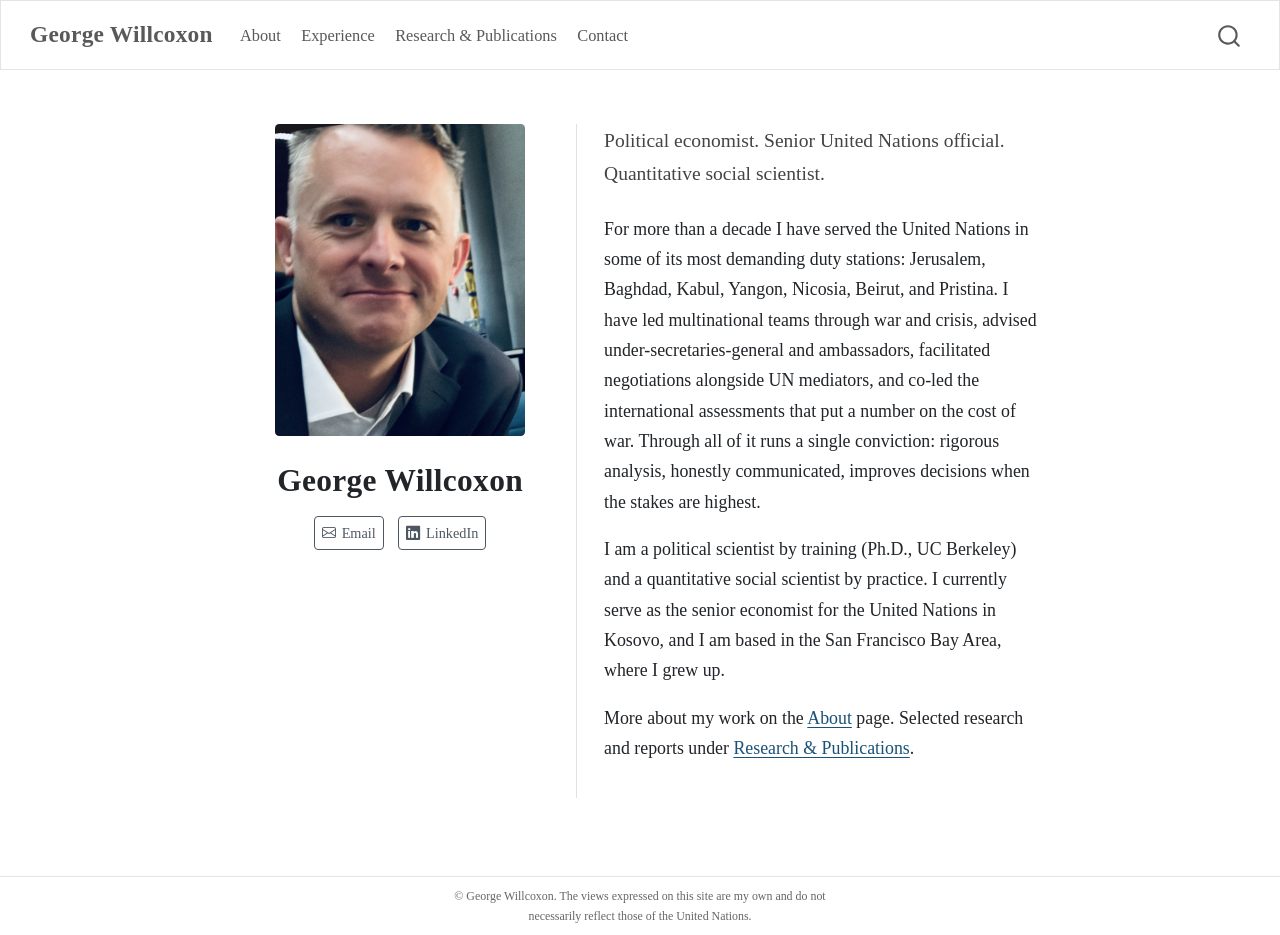
<file: docs/index.html>
<!DOCTYPE html>
<html xmlns="http://www.w3.org/1999/xhtml" lang="en" xml:lang="en"><head>

<meta charset="utf-8">
<meta name="generator" content="quarto-1.6.42">

<meta name="viewport" content="width=device-width, initial-scale=1.0, user-scalable=yes">


<title>George Willcoxon</title>
<style>
code{white-space: pre-wrap;}
span.smallcaps{font-variant: small-caps;}
div.columns{display: flex; gap: min(4vw, 1.5em);}
div.column{flex: auto; overflow-x: auto;}
div.hanging-indent{margin-left: 1.5em; text-indent: -1.5em;}
ul.task-list{list-style: none;}
ul.task-list li input[type="checkbox"] {
  width: 0.8em;
  margin: 0 0.8em 0.2em -1em; /* quarto-specific, see https://github.com/quarto-dev/quarto-cli/issues/4556 */ 
  vertical-align: middle;
}
</style>


<script src="site_libs/quarto-nav/quarto-nav.js"></script>
<script src="site_libs/clipboard/clipboard.min.js"></script>
<script src="site_libs/quarto-search/autocomplete.umd.js"></script>
<script src="site_libs/quarto-search/fuse.min.js"></script>
<script src="site_libs/quarto-search/quarto-search.js"></script>
<meta name="quarto:offset" content="./">
<script src="site_libs/quarto-html/quarto.js"></script>
<script src="site_libs/quarto-html/popper.min.js"></script>
<script src="site_libs/quarto-html/tippy.umd.min.js"></script>
<link href="site_libs/quarto-html/tippy.css" rel="stylesheet">
<link href="site_libs/quarto-html/quarto-syntax-highlighting-2f5df379a58b258e96c21c0638c20c03.css" rel="stylesheet" id="quarto-text-highlighting-styles">
<script src="site_libs/bootstrap/bootstrap.min.js"></script>
<link href="site_libs/bootstrap/bootstrap-icons.css" rel="stylesheet">
<link href="site_libs/bootstrap/bootstrap-7b6006909e897910fd7bdee6a99af9c0.min.css" rel="stylesheet" append-hash="true" id="quarto-bootstrap" data-mode="light">
<script id="quarto-search-options" type="application/json">{
  "location": "navbar",
  "copy-button": false,
  "collapse-after": 3,
  "panel-placement": "end",
  "type": "overlay",
  "limit": 50,
  "keyboard-shortcut": [
    "f",
    "/",
    "s"
  ],
  "show-item-context": false,
  "language": {
    "search-no-results-text": "No results",
    "search-matching-documents-text": "matching documents",
    "search-copy-link-title": "Copy link to search",
    "search-hide-matches-text": "Hide additional matches",
    "search-more-match-text": "more match in this document",
    "search-more-matches-text": "more matches in this document",
    "search-clear-button-title": "Clear",
    "search-text-placeholder": "",
    "search-detached-cancel-button-title": "Cancel",
    "search-submit-button-title": "Submit",
    "search-label": "Search"
  }
}</script>
<meta name="author" content="George Willcoxon">


</head>

<body class="nav-fixed fullcontent">

<div id="quarto-search-results"></div>
  <header id="quarto-header" class="headroom fixed-top">
    <nav class="navbar navbar-expand-lg " data-bs-theme="dark">
      <div class="navbar-container container-fluid">
      <div class="navbar-brand-container mx-auto">
    <a class="navbar-brand" href="./index.html">
    <span class="navbar-title">George Willcoxon</span>
    </a>
  </div>
            <div id="quarto-search" class="" title="Search"></div>
          <button class="navbar-toggler" type="button" data-bs-toggle="collapse" data-bs-target="#navbarCollapse" aria-controls="navbarCollapse" role="menu" aria-expanded="false" aria-label="Toggle navigation" onclick="if (window.quartoToggleHeadroom) { window.quartoToggleHeadroom(); }">
  <span class="navbar-toggler-icon"></span>
</button>
          <div class="collapse navbar-collapse" id="navbarCollapse">
            <ul class="navbar-nav navbar-nav-scroll me-auto">
  <li class="nav-item">
    <a class="nav-link" href="./about.html"> 
<span class="menu-text">About</span></a>
  </li>  
  <li class="nav-item">
    <a class="nav-link" href="./experience.html"> 
<span class="menu-text">Experience</span></a>
  </li>  
  <li class="nav-item">
    <a class="nav-link" href="./publications.html"> 
<span class="menu-text">Research &amp; Publications</span></a>
  </li>  
  <li class="nav-item">
    <a class="nav-link" href="./contact.html"> 
<span class="menu-text">Contact</span></a>
  </li>  
</ul>
          </div> <!-- /navcollapse -->
            <div class="quarto-navbar-tools">
</div>
      </div> <!-- /container-fluid -->
    </nav>
</header>
<!-- content -->
<div id="quarto-content" class="quarto-container page-columns page-rows-contents page-layout-article page-navbar">
<!-- sidebar -->
<!-- margin-sidebar -->
    
<!-- main -->
<div class="quarto-about-trestles">
  <div class="about-entity">
    <img src="assets/headshot.jpg" class="about-image
  rounded " style="width: 14em;">
<header id="title-block-header" class="quarto-title-block default">
<div class="quarto-title">
<h1 class="title">George Willcoxon</h1>
</div>
<div class="quarto-title-meta">
  </div>
</header>
    <div class="about-links">
  <a href="mailto:gwillcoxon@gmail.com" class="about-link" rel="" target="">
    <i class="bi bi-envelope"></i>
     <span class="about-link-text">Email</span>
  </a>
  <a href="https://www.linkedin.com/in/willcoxon/" class="about-link" rel="" target="">
    <i class="bi bi-linkedin"></i>
     <span class="about-link-text">LinkedIn</span>
  </a>
</div>
  </div>
  <div class="about-contents"><main class="content" id="quarto-document-content">
<div class="tagline">
<p>Political economist. Senior United Nations official. Quantitative social scientist.</p>
</div>
<p>For more than a decade I have served the United Nations in some of its most demanding duty stations: Jerusalem, Baghdad, Kabul, Yangon, Nicosia, Beirut, and Pristina. I have led multinational teams through war and crisis, advised under-secretaries-general and ambassadors, facilitated negotiations alongside UN mediators, and co-led the international assessments that put a number on the cost of war. Through all of it runs a single conviction: rigorous analysis, honestly communicated, improves decisions when the stakes are highest.</p>
<p>I am a political scientist by training (Ph.D., UC Berkeley) and a quantitative social scientist by practice. I currently serve as the senior economist for the United Nations in Kosovo, and I am based in the San Francisco Bay Area, where I grew up.</p>
<p>More about my work on the <a href="./about.html">About</a> page. Selected research and reports under <a href="./publications.html">Research &amp; Publications</a>.</p>


</main></div>
</div>
 <!-- /main -->
<script id="quarto-html-after-body" type="application/javascript">
window.document.addEventListener("DOMContentLoaded", function (event) {
  const toggleBodyColorMode = (bsSheetEl) => {
    const mode = bsSheetEl.getAttribute("data-mode");
    const bodyEl = window.document.querySelector("body");
    if (mode === "dark") {
      bodyEl.classList.add("quarto-dark");
      bodyEl.classList.remove("quarto-light");
    } else {
      bodyEl.classList.add("quarto-light");
      bodyEl.classList.remove("quarto-dark");
    }
  }
  const toggleBodyColorPrimary = () => {
    const bsSheetEl = window.document.querySelector("link#quarto-bootstrap");
    if (bsSheetEl) {
      toggleBodyColorMode(bsSheetEl);
    }
  }
  toggleBodyColorPrimary();  
  const isCodeAnnotation = (el) => {
    for (const clz of el.classList) {
      if (clz.startsWith('code-annotation-')) {                     
        return true;
      }
    }
    return false;
  }
  const onCopySuccess = function(e) {
    // button target
    const button = e.trigger;
    // don't keep focus
    button.blur();
    // flash "checked"
    button.classList.add('code-copy-button-checked');
    var currentTitle = button.getAttribute("title");
    button.setAttribute("title", "Copied!");
    let tooltip;
    if (window.bootstrap) {
      button.setAttribute("data-bs-toggle", "tooltip");
      button.setAttribute("data-bs-placement", "left");
      button.setAttribute("data-bs-title", "Copied!");
      tooltip = new bootstrap.Tooltip(button, 
        { trigger: "manual", 
          customClass: "code-copy-button-tooltip",
          offset: [0, -8]});
      tooltip.show();    
    }
    setTimeout(function() {
      if (tooltip) {
        tooltip.hide();
        button.removeAttribute("data-bs-title");
        button.removeAttribute("data-bs-toggle");
        button.removeAttribute("data-bs-placement");
      }
      button.setAttribute("title", currentTitle);
      button.classList.remove('code-copy-button-checked');
    }, 1000);
    // clear code selection
    e.clearSelection();
  }
  const getTextToCopy = function(trigger) {
      const codeEl = trigger.previousElementSibling.cloneNode(true);
      for (const childEl of codeEl.children) {
        if (isCodeAnnotation(childEl)) {
          childEl.remove();
        }
      }
      return codeEl.innerText;
  }
  const clipboard = new window.ClipboardJS('.code-copy-button:not([data-in-quarto-modal])', {
    text: getTextToCopy
  });
  clipboard.on('success', onCopySuccess);
  if (window.document.getElementById('quarto-embedded-source-code-modal')) {
    const clipboardModal = new window.ClipboardJS('.code-copy-button[data-in-quarto-modal]', {
      text: getTextToCopy,
      container: window.document.getElementById('quarto-embedded-source-code-modal')
    });
    clipboardModal.on('success', onCopySuccess);
  }
    var localhostRegex = new RegExp(/^(?:http|https):\/\/localhost\:?[0-9]*\//);
    var mailtoRegex = new RegExp(/^mailto:/);
      var filterRegex = new RegExp("https:\/\/georgewillcoxon\.com");
    var isInternal = (href) => {
        return filterRegex.test(href) || localhostRegex.test(href) || mailtoRegex.test(href);
    }
    // Inspect non-navigation links and adorn them if external
 	var links = window.document.querySelectorAll('a[href]:not(.nav-link):not(.navbar-brand):not(.toc-action):not(.sidebar-link):not(.sidebar-item-toggle):not(.pagination-link):not(.no-external):not([aria-hidden]):not(.dropdown-item):not(.quarto-navigation-tool):not(.about-link)');
    for (var i=0; i<links.length; i++) {
      const link = links[i];
      if (!isInternal(link.href)) {
        // undo the damage that might have been done by quarto-nav.js in the case of
        // links that we want to consider external
        if (link.dataset.originalHref !== undefined) {
          link.href = link.dataset.originalHref;
        }
          // target, if specified
          link.setAttribute("target", "_blank");
          if (link.getAttribute("rel") === null) {
            link.setAttribute("rel", "noopener");
          }
      }
    }
  function tippyHover(el, contentFn, onTriggerFn, onUntriggerFn) {
    const config = {
      allowHTML: true,
      maxWidth: 500,
      delay: 100,
      arrow: false,
      appendTo: function(el) {
          return el.parentElement;
      },
      interactive: true,
      interactiveBorder: 10,
      theme: 'quarto',
      placement: 'bottom-start',
    };
    if (contentFn) {
      config.content = contentFn;
    }
    if (onTriggerFn) {
      config.onTrigger = onTriggerFn;
    }
    if (onUntriggerFn) {
      config.onUntrigger = onUntriggerFn;
    }
    window.tippy(el, config); 
  }
  const noterefs = window.document.querySelectorAll('a[role="doc-noteref"]');
  for (var i=0; i<noterefs.length; i++) {
    const ref = noterefs[i];
    tippyHover(ref, function() {
      // use id or data attribute instead here
      let href = ref.getAttribute('data-footnote-href') || ref.getAttribute('href');
      try { href = new URL(href).hash; } catch {}
      const id = href.replace(/^#\/?/, "");
      const note = window.document.getElementById(id);
      if (note) {
        return note.innerHTML;
      } else {
        return "";
      }
    });
  }
  const xrefs = window.document.querySelectorAll('a.quarto-xref');
  const processXRef = (id, note) => {
    // Strip column container classes
    const stripColumnClz = (el) => {
      el.classList.remove("page-full", "page-columns");
      if (el.children) {
        for (const child of el.children) {
          stripColumnClz(child);
        }
      }
    }
    stripColumnClz(note)
    if (id === null || id.startsWith('sec-')) {
      // Special case sections, only their first couple elements
      const container = document.createElement("div");
      if (note.children && note.children.length > 2) {
        container.appendChild(note.children[0].cloneNode(true));
        for (let i = 1; i < note.children.length; i++) {
          const child = note.children[i];
          if (child.tagName === "P" && child.innerText === "") {
            continue;
          } else {
            container.appendChild(child.cloneNode(true));
            break;
          }
        }
        if (window.Quarto?.typesetMath) {
          window.Quarto.typesetMath(container);
        }
        return container.innerHTML
      } else {
        if (window.Quarto?.typesetMath) {
          window.Quarto.typesetMath(note);
        }
        return note.innerHTML;
      }
    } else {
      // Remove any anchor links if they are present
      const anchorLink = note.querySelector('a.anchorjs-link');
      if (anchorLink) {
        anchorLink.remove();
      }
      if (window.Quarto?.typesetMath) {
        window.Quarto.typesetMath(note);
      }
      if (note.classList.contains("callout")) {
        return note.outerHTML;
      } else {
        return note.innerHTML;
      }
    }
  }
  for (var i=0; i<xrefs.length; i++) {
    const xref = xrefs[i];
    tippyHover(xref, undefined, function(instance) {
      instance.disable();
      let url = xref.getAttribute('href');
      let hash = undefined; 
      if (url.startsWith('#')) {
        hash = url;
      } else {
        try { hash = new URL(url).hash; } catch {}
      }
      if (hash) {
        const id = hash.replace(/^#\/?/, "");
        const note = window.document.getElementById(id);
        if (note !== null) {
          try {
            const html = processXRef(id, note.cloneNode(true));
            instance.setContent(html);
          } finally {
            instance.enable();
            instance.show();
          }
        } else {
          // See if we can fetch this
          fetch(url.split('#')[0])
          .then(res => res.text())
          .then(html => {
            const parser = new DOMParser();
            const htmlDoc = parser.parseFromString(html, "text/html");
            const note = htmlDoc.getElementById(id);
            if (note !== null) {
              const html = processXRef(id, note);
              instance.setContent(html);
            } 
          }).finally(() => {
            instance.enable();
            instance.show();
          });
        }
      } else {
        // See if we can fetch a full url (with no hash to target)
        // This is a special case and we should probably do some content thinning / targeting
        fetch(url)
        .then(res => res.text())
        .then(html => {
          const parser = new DOMParser();
          const htmlDoc = parser.parseFromString(html, "text/html");
          const note = htmlDoc.querySelector('main.content');
          if (note !== null) {
            // This should only happen for chapter cross references
            // (since there is no id in the URL)
            // remove the first header
            if (note.children.length > 0 && note.children[0].tagName === "HEADER") {
              note.children[0].remove();
            }
            const html = processXRef(null, note);
            instance.setContent(html);
          } 
        }).finally(() => {
          instance.enable();
          instance.show();
        });
      }
    }, function(instance) {
    });
  }
      let selectedAnnoteEl;
      const selectorForAnnotation = ( cell, annotation) => {
        let cellAttr = 'data-code-cell="' + cell + '"';
        let lineAttr = 'data-code-annotation="' +  annotation + '"';
        const selector = 'span[' + cellAttr + '][' + lineAttr + ']';
        return selector;
      }
      const selectCodeLines = (annoteEl) => {
        const doc = window.document;
        const targetCell = annoteEl.getAttribute("data-target-cell");
        const targetAnnotation = annoteEl.getAttribute("data-target-annotation");
        const annoteSpan = window.document.querySelector(selectorForAnnotation(targetCell, targetAnnotation));
        const lines = annoteSpan.getAttribute("data-code-lines").split(",");
        const lineIds = lines.map((line) => {
          return targetCell + "-" + line;
        })
        let top = null;
        let height = null;
        let parent = null;
        if (lineIds.length > 0) {
            //compute the position of the single el (top and bottom and make a div)
            const el = window.document.getElementById(lineIds[0]);
            top = el.offsetTop;
            height = el.offsetHeight;
            parent = el.parentElement.parentElement;
          if (lineIds.length > 1) {
            const lastEl = window.document.getElementById(lineIds[lineIds.length - 1]);
            const bottom = lastEl.offsetTop + lastEl.offsetHeight;
            height = bottom - top;
          }
          if (top !== null && height !== null && parent !== null) {
            // cook up a div (if necessary) and position it 
            let div = window.document.getElementById("code-annotation-line-highlight");
            if (div === null) {
              div = window.document.createElement("div");
              div.setAttribute("id", "code-annotation-line-highlight");
              div.style.position = 'absolute';
              parent.appendChild(div);
            }
            div.style.top = top - 2 + "px";
            div.style.height = height + 4 + "px";
            div.style.left = 0;
            let gutterDiv = window.document.getElementById("code-annotation-line-highlight-gutter");
            if (gutterDiv === null) {
              gutterDiv = window.document.createElement("div");
              gutterDiv.setAttribute("id", "code-annotation-line-highlight-gutter");
              gutterDiv.style.position = 'absolute';
              const codeCell = window.document.getElementById(targetCell);
              const gutter = codeCell.querySelector('.code-annotation-gutter');
              gutter.appendChild(gutterDiv);
            }
            gutterDiv.style.top = top - 2 + "px";
            gutterDiv.style.height = height + 4 + "px";
          }
          selectedAnnoteEl = annoteEl;
        }
      };
      const unselectCodeLines = () => {
        const elementsIds = ["code-annotation-line-highlight", "code-annotation-line-highlight-gutter"];
        elementsIds.forEach((elId) => {
          const div = window.document.getElementById(elId);
          if (div) {
            div.remove();
          }
        });
        selectedAnnoteEl = undefined;
      };
        // Handle positioning of the toggle
    window.addEventListener(
      "resize",
      throttle(() => {
        elRect = undefined;
        if (selectedAnnoteEl) {
          selectCodeLines(selectedAnnoteEl);
        }
      }, 10)
    );
    function throttle(fn, ms) {
    let throttle = false;
    let timer;
      return (...args) => {
        if(!throttle) { // first call gets through
            fn.apply(this, args);
            throttle = true;
        } else { // all the others get throttled
            if(timer) clearTimeout(timer); // cancel #2
            timer = setTimeout(() => {
              fn.apply(this, args);
              timer = throttle = false;
            }, ms);
        }
      };
    }
      // Attach click handler to the DT
      const annoteDls = window.document.querySelectorAll('dt[data-target-cell]');
      for (const annoteDlNode of annoteDls) {
        annoteDlNode.addEventListener('click', (event) => {
          const clickedEl = event.target;
          if (clickedEl !== selectedAnnoteEl) {
            unselectCodeLines();
            const activeEl = window.document.querySelector('dt[data-target-cell].code-annotation-active');
            if (activeEl) {
              activeEl.classList.remove('code-annotation-active');
            }
            selectCodeLines(clickedEl);
            clickedEl.classList.add('code-annotation-active');
          } else {
            // Unselect the line
            unselectCodeLines();
            clickedEl.classList.remove('code-annotation-active');
          }
        });
      }
  const findCites = (el) => {
    const parentEl = el.parentElement;
    if (parentEl) {
      const cites = parentEl.dataset.cites;
      if (cites) {
        return {
          el,
          cites: cites.split(' ')
        };
      } else {
        return findCites(el.parentElement)
      }
    } else {
      return undefined;
    }
  };
  var bibliorefs = window.document.querySelectorAll('a[role="doc-biblioref"]');
  for (var i=0; i<bibliorefs.length; i++) {
    const ref = bibliorefs[i];
    const citeInfo = findCites(ref);
    if (citeInfo) {
      tippyHover(citeInfo.el, function() {
        var popup = window.document.createElement('div');
        citeInfo.cites.forEach(function(cite) {
          var citeDiv = window.document.createElement('div');
          citeDiv.classList.add('hanging-indent');
          citeDiv.classList.add('csl-entry');
          var biblioDiv = window.document.getElementById('ref-' + cite);
          if (biblioDiv) {
            citeDiv.innerHTML = biblioDiv.innerHTML;
          }
          popup.appendChild(citeDiv);
        });
        return popup.innerHTML;
      });
    }
  }
});
</script>
</div> <!-- /content -->
<footer class="footer">
  <div class="nav-footer">
    <div class="nav-footer-left">
      &nbsp;
    </div>   
    <div class="nav-footer-center">
<p>© George Willcoxon. The views expressed on this site are my own and do not necessarily reflect those of the United Nations.</p>
</div>
    <div class="nav-footer-right">
      &nbsp;
    </div>
  </div>
</footer>




</body></html>
</file>
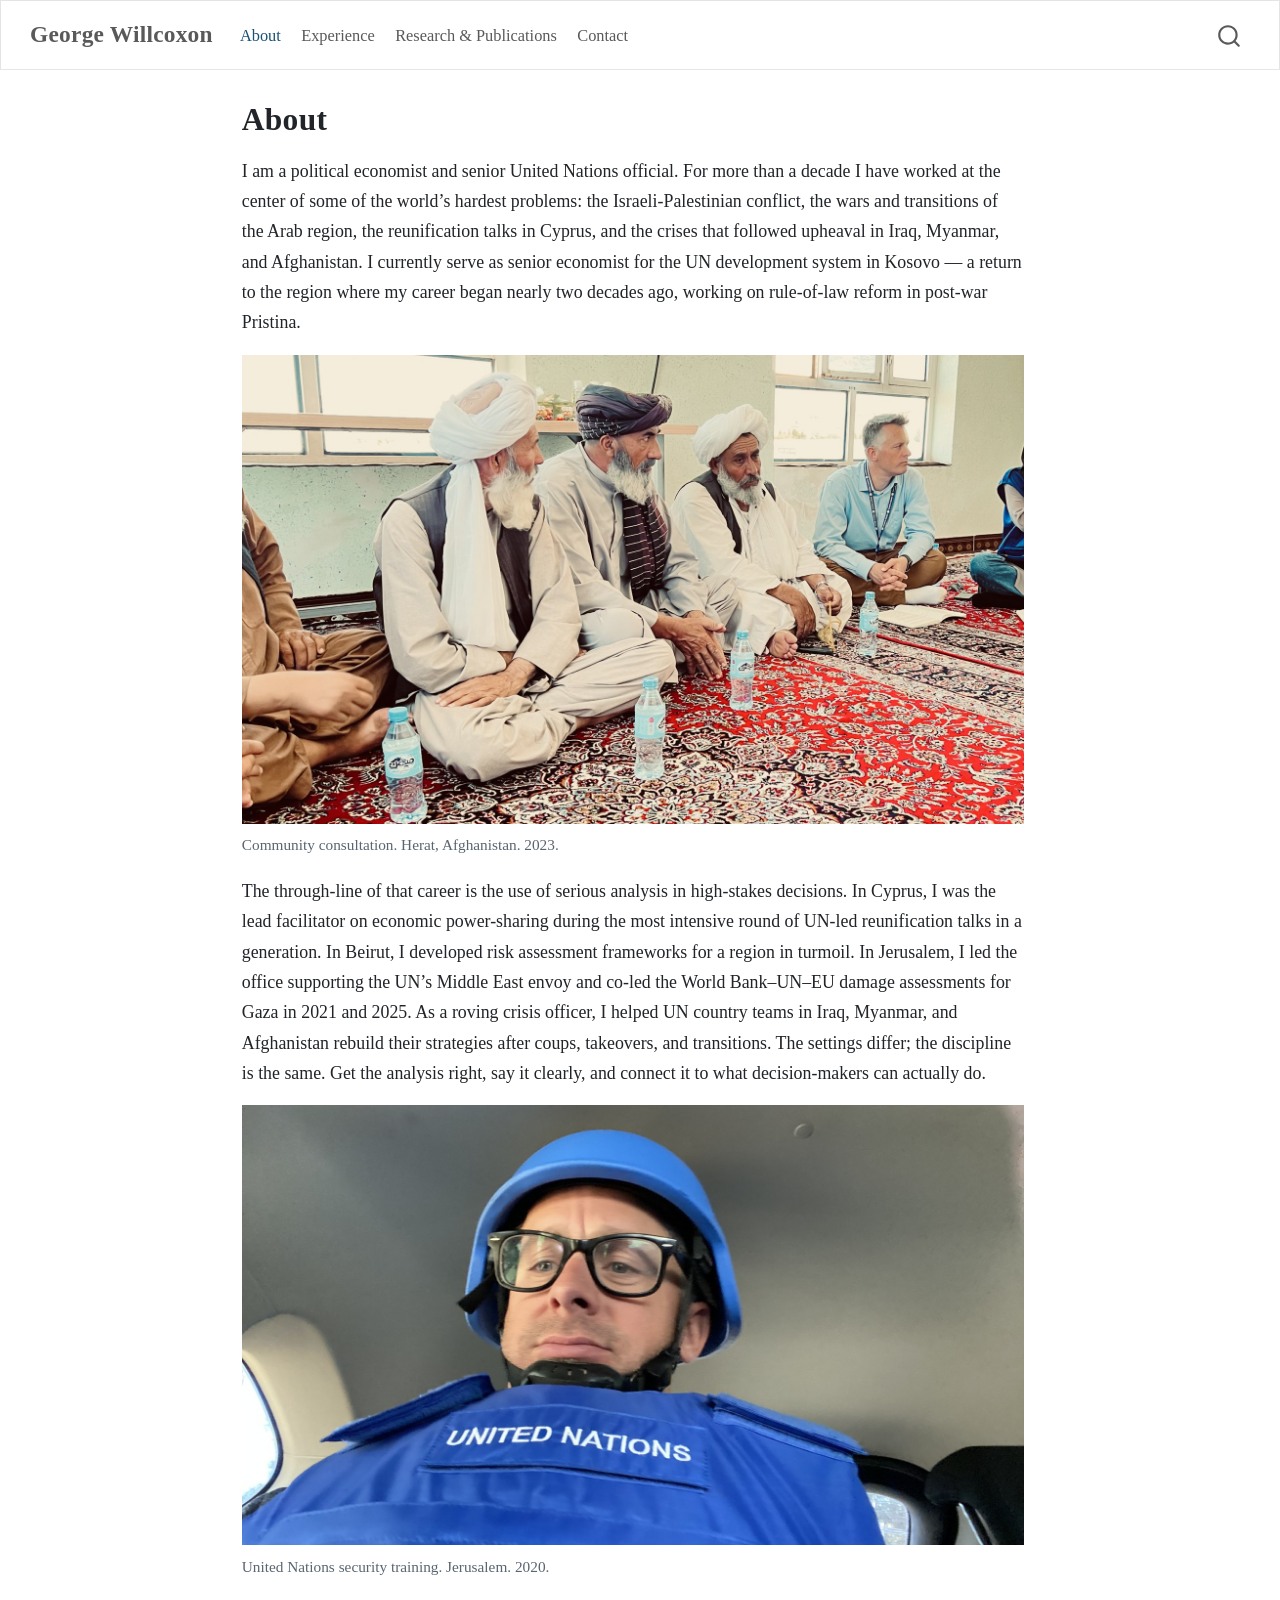
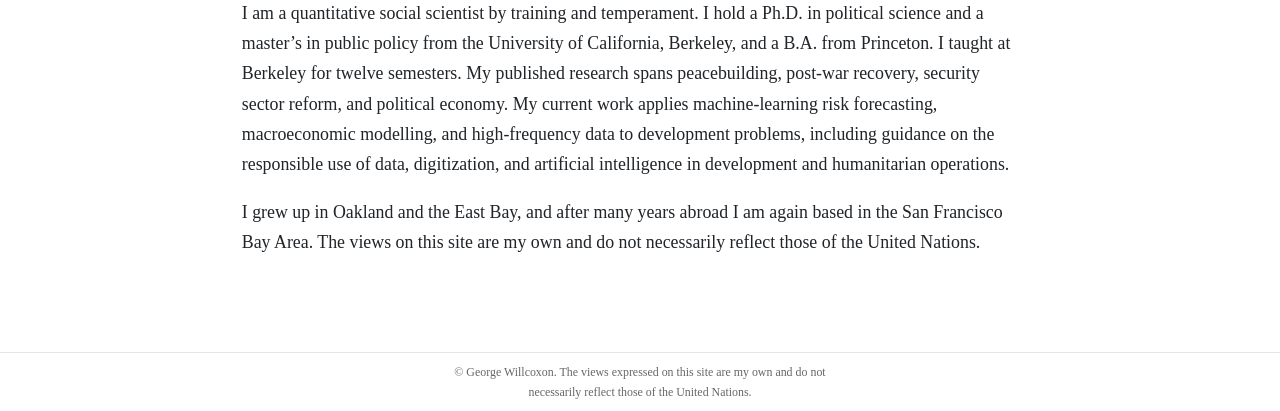
<file: docs/about.html>
<!DOCTYPE html>
<html xmlns="http://www.w3.org/1999/xhtml" lang="en" xml:lang="en"><head>

<meta charset="utf-8">
<meta name="generator" content="quarto-1.6.42">

<meta name="viewport" content="width=device-width, initial-scale=1.0, user-scalable=yes">


<title>About – George Willcoxon</title>
<style>
code{white-space: pre-wrap;}
span.smallcaps{font-variant: small-caps;}
div.columns{display: flex; gap: min(4vw, 1.5em);}
div.column{flex: auto; overflow-x: auto;}
div.hanging-indent{margin-left: 1.5em; text-indent: -1.5em;}
ul.task-list{list-style: none;}
ul.task-list li input[type="checkbox"] {
  width: 0.8em;
  margin: 0 0.8em 0.2em -1em; /* quarto-specific, see https://github.com/quarto-dev/quarto-cli/issues/4556 */ 
  vertical-align: middle;
}
</style>


<script src="site_libs/quarto-nav/quarto-nav.js"></script>
<script src="site_libs/clipboard/clipboard.min.js"></script>
<script src="site_libs/quarto-search/autocomplete.umd.js"></script>
<script src="site_libs/quarto-search/fuse.min.js"></script>
<script src="site_libs/quarto-search/quarto-search.js"></script>
<meta name="quarto:offset" content="./">
<script src="site_libs/quarto-html/quarto.js"></script>
<script src="site_libs/quarto-html/popper.min.js"></script>
<script src="site_libs/quarto-html/tippy.umd.min.js"></script>
<script src="site_libs/quarto-html/anchor.min.js"></script>
<link href="site_libs/quarto-html/tippy.css" rel="stylesheet">
<link href="site_libs/quarto-html/quarto-syntax-highlighting-2f5df379a58b258e96c21c0638c20c03.css" rel="stylesheet" id="quarto-text-highlighting-styles">
<script src="site_libs/bootstrap/bootstrap.min.js"></script>
<link href="site_libs/bootstrap/bootstrap-icons.css" rel="stylesheet">
<link href="site_libs/bootstrap/bootstrap-7b6006909e897910fd7bdee6a99af9c0.min.css" rel="stylesheet" append-hash="true" id="quarto-bootstrap" data-mode="light">
<script id="quarto-search-options" type="application/json">{
  "location": "navbar",
  "copy-button": false,
  "collapse-after": 3,
  "panel-placement": "end",
  "type": "overlay",
  "limit": 50,
  "keyboard-shortcut": [
    "f",
    "/",
    "s"
  ],
  "show-item-context": false,
  "language": {
    "search-no-results-text": "No results",
    "search-matching-documents-text": "matching documents",
    "search-copy-link-title": "Copy link to search",
    "search-hide-matches-text": "Hide additional matches",
    "search-more-match-text": "more match in this document",
    "search-more-matches-text": "more matches in this document",
    "search-clear-button-title": "Clear",
    "search-text-placeholder": "",
    "search-detached-cancel-button-title": "Cancel",
    "search-submit-button-title": "Submit",
    "search-label": "Search"
  }
}</script>
<meta name="author" content="George Willcoxon">


</head>

<body class="nav-fixed fullcontent">

<div id="quarto-search-results"></div>
  <header id="quarto-header" class="headroom fixed-top">
    <nav class="navbar navbar-expand-lg " data-bs-theme="dark">
      <div class="navbar-container container-fluid">
      <div class="navbar-brand-container mx-auto">
    <a class="navbar-brand" href="./index.html">
    <span class="navbar-title">George Willcoxon</span>
    </a>
  </div>
            <div id="quarto-search" class="" title="Search"></div>
          <button class="navbar-toggler" type="button" data-bs-toggle="collapse" data-bs-target="#navbarCollapse" aria-controls="navbarCollapse" role="menu" aria-expanded="false" aria-label="Toggle navigation" onclick="if (window.quartoToggleHeadroom) { window.quartoToggleHeadroom(); }">
  <span class="navbar-toggler-icon"></span>
</button>
          <div class="collapse navbar-collapse" id="navbarCollapse">
            <ul class="navbar-nav navbar-nav-scroll me-auto">
  <li class="nav-item">
    <a class="nav-link active" href="./about.html" aria-current="page"> 
<span class="menu-text">About</span></a>
  </li>  
  <li class="nav-item">
    <a class="nav-link" href="./experience.html"> 
<span class="menu-text">Experience</span></a>
  </li>  
  <li class="nav-item">
    <a class="nav-link" href="./publications.html"> 
<span class="menu-text">Research &amp; Publications</span></a>
  </li>  
  <li class="nav-item">
    <a class="nav-link" href="./contact.html"> 
<span class="menu-text">Contact</span></a>
  </li>  
</ul>
          </div> <!-- /navcollapse -->
            <div class="quarto-navbar-tools">
</div>
      </div> <!-- /container-fluid -->
    </nav>
</header>
<!-- content -->
<div id="quarto-content" class="quarto-container page-columns page-rows-contents page-layout-article page-navbar">
<!-- sidebar -->
<!-- margin-sidebar -->
    
<!-- main -->
<main class="content" id="quarto-document-content">

<header id="title-block-header" class="quarto-title-block default">
<div class="quarto-title">
<h1 class="title">About</h1>
</div>



<div class="quarto-title-meta">

    
  
    
  </div>
  


</header>


<p>I am a political economist and senior United Nations official. For more than a decade I have worked at the center of some of the world’s hardest problems: the Israeli-Palestinian conflict, the wars and transitions of the Arab region, the reunification talks in Cyprus, and the crises that followed upheaval in Iraq, Myanmar, and Afghanistan. I currently serve as senior economist for the UN development system in Kosovo — a return to the region where my career began nearly two decades ago, working on rule-of-law reform in post-war Pristina.</p>
<div class="quarto-figure quarto-figure-center">
<figure class="figure">
<p><img src="assets/field-consultations.jpg" class="figure-img img-fluid" alt="George Willcoxon seated with community elders during a consultation in Herat, Afghanistan"></p>
<figcaption>Community consultation. Herat, Afghanistan. 2023.</figcaption>
</figure>
</div>
<p>The through-line of that career is the use of serious analysis in high-stakes decisions. In Cyprus, I was the lead facilitator on economic power-sharing during the most intensive round of UN-led reunification talks in a generation. In Beirut, I developed risk assessment frameworks for a region in turmoil. In Jerusalem, I led the office supporting the UN’s Middle East envoy and co-led the World Bank–UN–EU damage assessments for Gaza in 2021 and 2025. As a roving crisis officer, I helped UN country teams in Iraq, Myanmar, and Afghanistan rebuild their strategies after coups, takeovers, and transitions. The settings differ; the discipline is the same. Get the analysis right, say it clearly, and connect it to what decision-makers can actually do.</p>
<div class="quarto-figure quarto-figure-center">
<figure class="figure">
<p><img src="assets/security-training.jpg" class="figure-img img-fluid" alt="George Willcoxon in United Nations helmet and protective vest during security training"></p>
<figcaption>United Nations security training. Jerusalem. 2020.</figcaption>
</figure>
</div>
<p>I am a quantitative social scientist by training and temperament. I hold a Ph.D.&nbsp;in political science and a master’s in public policy from the University of California, Berkeley, and a B.A. from Princeton. I taught at Berkeley for twelve semesters. My published research spans peacebuilding, post-war recovery, security sector reform, and political economy. My current work applies machine-learning risk forecasting, macroeconomic modelling, and high-frequency data to development problems, including guidance on the responsible use of data, digitization, and artificial intelligence in development and humanitarian operations.</p>
<p>I grew up in Oakland and the East Bay, and after many years abroad I am again based in the San Francisco Bay Area. The views on this site are my own and do not necessarily reflect those of the United Nations.</p>



</main> <!-- /main -->
<script id="quarto-html-after-body" type="application/javascript">
window.document.addEventListener("DOMContentLoaded", function (event) {
  const toggleBodyColorMode = (bsSheetEl) => {
    const mode = bsSheetEl.getAttribute("data-mode");
    const bodyEl = window.document.querySelector("body");
    if (mode === "dark") {
      bodyEl.classList.add("quarto-dark");
      bodyEl.classList.remove("quarto-light");
    } else {
      bodyEl.classList.add("quarto-light");
      bodyEl.classList.remove("quarto-dark");
    }
  }
  const toggleBodyColorPrimary = () => {
    const bsSheetEl = window.document.querySelector("link#quarto-bootstrap");
    if (bsSheetEl) {
      toggleBodyColorMode(bsSheetEl);
    }
  }
  toggleBodyColorPrimary();  
  const icon = "";
  const anchorJS = new window.AnchorJS();
  anchorJS.options = {
    placement: 'right',
    icon: icon
  };
  anchorJS.add('.anchored');
  const isCodeAnnotation = (el) => {
    for (const clz of el.classList) {
      if (clz.startsWith('code-annotation-')) {                     
        return true;
      }
    }
    return false;
  }
  const onCopySuccess = function(e) {
    // button target
    const button = e.trigger;
    // don't keep focus
    button.blur();
    // flash "checked"
    button.classList.add('code-copy-button-checked');
    var currentTitle = button.getAttribute("title");
    button.setAttribute("title", "Copied!");
    let tooltip;
    if (window.bootstrap) {
      button.setAttribute("data-bs-toggle", "tooltip");
      button.setAttribute("data-bs-placement", "left");
      button.setAttribute("data-bs-title", "Copied!");
      tooltip = new bootstrap.Tooltip(button, 
        { trigger: "manual", 
          customClass: "code-copy-button-tooltip",
          offset: [0, -8]});
      tooltip.show();    
    }
    setTimeout(function() {
      if (tooltip) {
        tooltip.hide();
        button.removeAttribute("data-bs-title");
        button.removeAttribute("data-bs-toggle");
        button.removeAttribute("data-bs-placement");
      }
      button.setAttribute("title", currentTitle);
      button.classList.remove('code-copy-button-checked');
    }, 1000);
    // clear code selection
    e.clearSelection();
  }
  const getTextToCopy = function(trigger) {
      const codeEl = trigger.previousElementSibling.cloneNode(true);
      for (const childEl of codeEl.children) {
        if (isCodeAnnotation(childEl)) {
          childEl.remove();
        }
      }
      return codeEl.innerText;
  }
  const clipboard = new window.ClipboardJS('.code-copy-button:not([data-in-quarto-modal])', {
    text: getTextToCopy
  });
  clipboard.on('success', onCopySuccess);
  if (window.document.getElementById('quarto-embedded-source-code-modal')) {
    const clipboardModal = new window.ClipboardJS('.code-copy-button[data-in-quarto-modal]', {
      text: getTextToCopy,
      container: window.document.getElementById('quarto-embedded-source-code-modal')
    });
    clipboardModal.on('success', onCopySuccess);
  }
    var localhostRegex = new RegExp(/^(?:http|https):\/\/localhost\:?[0-9]*\//);
    var mailtoRegex = new RegExp(/^mailto:/);
      var filterRegex = new RegExp("https:\/\/georgewillcoxon\.com");
    var isInternal = (href) => {
        return filterRegex.test(href) || localhostRegex.test(href) || mailtoRegex.test(href);
    }
    // Inspect non-navigation links and adorn them if external
 	var links = window.document.querySelectorAll('a[href]:not(.nav-link):not(.navbar-brand):not(.toc-action):not(.sidebar-link):not(.sidebar-item-toggle):not(.pagination-link):not(.no-external):not([aria-hidden]):not(.dropdown-item):not(.quarto-navigation-tool):not(.about-link)');
    for (var i=0; i<links.length; i++) {
      const link = links[i];
      if (!isInternal(link.href)) {
        // undo the damage that might have been done by quarto-nav.js in the case of
        // links that we want to consider external
        if (link.dataset.originalHref !== undefined) {
          link.href = link.dataset.originalHref;
        }
          // target, if specified
          link.setAttribute("target", "_blank");
          if (link.getAttribute("rel") === null) {
            link.setAttribute("rel", "noopener");
          }
      }
    }
  function tippyHover(el, contentFn, onTriggerFn, onUntriggerFn) {
    const config = {
      allowHTML: true,
      maxWidth: 500,
      delay: 100,
      arrow: false,
      appendTo: function(el) {
          return el.parentElement;
      },
      interactive: true,
      interactiveBorder: 10,
      theme: 'quarto',
      placement: 'bottom-start',
    };
    if (contentFn) {
      config.content = contentFn;
    }
    if (onTriggerFn) {
      config.onTrigger = onTriggerFn;
    }
    if (onUntriggerFn) {
      config.onUntrigger = onUntriggerFn;
    }
    window.tippy(el, config); 
  }
  const noterefs = window.document.querySelectorAll('a[role="doc-noteref"]');
  for (var i=0; i<noterefs.length; i++) {
    const ref = noterefs[i];
    tippyHover(ref, function() {
      // use id or data attribute instead here
      let href = ref.getAttribute('data-footnote-href') || ref.getAttribute('href');
      try { href = new URL(href).hash; } catch {}
      const id = href.replace(/^#\/?/, "");
      const note = window.document.getElementById(id);
      if (note) {
        return note.innerHTML;
      } else {
        return "";
      }
    });
  }
  const xrefs = window.document.querySelectorAll('a.quarto-xref');
  const processXRef = (id, note) => {
    // Strip column container classes
    const stripColumnClz = (el) => {
      el.classList.remove("page-full", "page-columns");
      if (el.children) {
        for (const child of el.children) {
          stripColumnClz(child);
        }
      }
    }
    stripColumnClz(note)
    if (id === null || id.startsWith('sec-')) {
      // Special case sections, only their first couple elements
      const container = document.createElement("div");
      if (note.children && note.children.length > 2) {
        container.appendChild(note.children[0].cloneNode(true));
        for (let i = 1; i < note.children.length; i++) {
          const child = note.children[i];
          if (child.tagName === "P" && child.innerText === "") {
            continue;
          } else {
            container.appendChild(child.cloneNode(true));
            break;
          }
        }
        if (window.Quarto?.typesetMath) {
          window.Quarto.typesetMath(container);
        }
        return container.innerHTML
      } else {
        if (window.Quarto?.typesetMath) {
          window.Quarto.typesetMath(note);
        }
        return note.innerHTML;
      }
    } else {
      // Remove any anchor links if they are present
      const anchorLink = note.querySelector('a.anchorjs-link');
      if (anchorLink) {
        anchorLink.remove();
      }
      if (window.Quarto?.typesetMath) {
        window.Quarto.typesetMath(note);
      }
      if (note.classList.contains("callout")) {
        return note.outerHTML;
      } else {
        return note.innerHTML;
      }
    }
  }
  for (var i=0; i<xrefs.length; i++) {
    const xref = xrefs[i];
    tippyHover(xref, undefined, function(instance) {
      instance.disable();
      let url = xref.getAttribute('href');
      let hash = undefined; 
      if (url.startsWith('#')) {
        hash = url;
      } else {
        try { hash = new URL(url).hash; } catch {}
      }
      if (hash) {
        const id = hash.replace(/^#\/?/, "");
        const note = window.document.getElementById(id);
        if (note !== null) {
          try {
            const html = processXRef(id, note.cloneNode(true));
            instance.setContent(html);
          } finally {
            instance.enable();
            instance.show();
          }
        } else {
          // See if we can fetch this
          fetch(url.split('#')[0])
          .then(res => res.text())
          .then(html => {
            const parser = new DOMParser();
            const htmlDoc = parser.parseFromString(html, "text/html");
            const note = htmlDoc.getElementById(id);
            if (note !== null) {
              const html = processXRef(id, note);
              instance.setContent(html);
            } 
          }).finally(() => {
            instance.enable();
            instance.show();
          });
        }
      } else {
        // See if we can fetch a full url (with no hash to target)
        // This is a special case and we should probably do some content thinning / targeting
        fetch(url)
        .then(res => res.text())
        .then(html => {
          const parser = new DOMParser();
          const htmlDoc = parser.parseFromString(html, "text/html");
          const note = htmlDoc.querySelector('main.content');
          if (note !== null) {
            // This should only happen for chapter cross references
            // (since there is no id in the URL)
            // remove the first header
            if (note.children.length > 0 && note.children[0].tagName === "HEADER") {
              note.children[0].remove();
            }
            const html = processXRef(null, note);
            instance.setContent(html);
          } 
        }).finally(() => {
          instance.enable();
          instance.show();
        });
      }
    }, function(instance) {
    });
  }
      let selectedAnnoteEl;
      const selectorForAnnotation = ( cell, annotation) => {
        let cellAttr = 'data-code-cell="' + cell + '"';
        let lineAttr = 'data-code-annotation="' +  annotation + '"';
        const selector = 'span[' + cellAttr + '][' + lineAttr + ']';
        return selector;
      }
      const selectCodeLines = (annoteEl) => {
        const doc = window.document;
        const targetCell = annoteEl.getAttribute("data-target-cell");
        const targetAnnotation = annoteEl.getAttribute("data-target-annotation");
        const annoteSpan = window.document.querySelector(selectorForAnnotation(targetCell, targetAnnotation));
        const lines = annoteSpan.getAttribute("data-code-lines").split(",");
        const lineIds = lines.map((line) => {
          return targetCell + "-" + line;
        })
        let top = null;
        let height = null;
        let parent = null;
        if (lineIds.length > 0) {
            //compute the position of the single el (top and bottom and make a div)
            const el = window.document.getElementById(lineIds[0]);
            top = el.offsetTop;
            height = el.offsetHeight;
            parent = el.parentElement.parentElement;
          if (lineIds.length > 1) {
            const lastEl = window.document.getElementById(lineIds[lineIds.length - 1]);
            const bottom = lastEl.offsetTop + lastEl.offsetHeight;
            height = bottom - top;
          }
          if (top !== null && height !== null && parent !== null) {
            // cook up a div (if necessary) and position it 
            let div = window.document.getElementById("code-annotation-line-highlight");
            if (div === null) {
              div = window.document.createElement("div");
              div.setAttribute("id", "code-annotation-line-highlight");
              div.style.position = 'absolute';
              parent.appendChild(div);
            }
            div.style.top = top - 2 + "px";
            div.style.height = height + 4 + "px";
            div.style.left = 0;
            let gutterDiv = window.document.getElementById("code-annotation-line-highlight-gutter");
            if (gutterDiv === null) {
              gutterDiv = window.document.createElement("div");
              gutterDiv.setAttribute("id", "code-annotation-line-highlight-gutter");
              gutterDiv.style.position = 'absolute';
              const codeCell = window.document.getElementById(targetCell);
              const gutter = codeCell.querySelector('.code-annotation-gutter');
              gutter.appendChild(gutterDiv);
            }
            gutterDiv.style.top = top - 2 + "px";
            gutterDiv.style.height = height + 4 + "px";
          }
          selectedAnnoteEl = annoteEl;
        }
      };
      const unselectCodeLines = () => {
        const elementsIds = ["code-annotation-line-highlight", "code-annotation-line-highlight-gutter"];
        elementsIds.forEach((elId) => {
          const div = window.document.getElementById(elId);
          if (div) {
            div.remove();
          }
        });
        selectedAnnoteEl = undefined;
      };
        // Handle positioning of the toggle
    window.addEventListener(
      "resize",
      throttle(() => {
        elRect = undefined;
        if (selectedAnnoteEl) {
          selectCodeLines(selectedAnnoteEl);
        }
      }, 10)
    );
    function throttle(fn, ms) {
    let throttle = false;
    let timer;
      return (...args) => {
        if(!throttle) { // first call gets through
            fn.apply(this, args);
            throttle = true;
        } else { // all the others get throttled
            if(timer) clearTimeout(timer); // cancel #2
            timer = setTimeout(() => {
              fn.apply(this, args);
              timer = throttle = false;
            }, ms);
        }
      };
    }
      // Attach click handler to the DT
      const annoteDls = window.document.querySelectorAll('dt[data-target-cell]');
      for (const annoteDlNode of annoteDls) {
        annoteDlNode.addEventListener('click', (event) => {
          const clickedEl = event.target;
          if (clickedEl !== selectedAnnoteEl) {
            unselectCodeLines();
            const activeEl = window.document.querySelector('dt[data-target-cell].code-annotation-active');
            if (activeEl) {
              activeEl.classList.remove('code-annotation-active');
            }
            selectCodeLines(clickedEl);
            clickedEl.classList.add('code-annotation-active');
          } else {
            // Unselect the line
            unselectCodeLines();
            clickedEl.classList.remove('code-annotation-active');
          }
        });
      }
  const findCites = (el) => {
    const parentEl = el.parentElement;
    if (parentEl) {
      const cites = parentEl.dataset.cites;
      if (cites) {
        return {
          el,
          cites: cites.split(' ')
        };
      } else {
        return findCites(el.parentElement)
      }
    } else {
      return undefined;
    }
  };
  var bibliorefs = window.document.querySelectorAll('a[role="doc-biblioref"]');
  for (var i=0; i<bibliorefs.length; i++) {
    const ref = bibliorefs[i];
    const citeInfo = findCites(ref);
    if (citeInfo) {
      tippyHover(citeInfo.el, function() {
        var popup = window.document.createElement('div');
        citeInfo.cites.forEach(function(cite) {
          var citeDiv = window.document.createElement('div');
          citeDiv.classList.add('hanging-indent');
          citeDiv.classList.add('csl-entry');
          var biblioDiv = window.document.getElementById('ref-' + cite);
          if (biblioDiv) {
            citeDiv.innerHTML = biblioDiv.innerHTML;
          }
          popup.appendChild(citeDiv);
        });
        return popup.innerHTML;
      });
    }
  }
});
</script>
</div> <!-- /content -->
<footer class="footer">
  <div class="nav-footer">
    <div class="nav-footer-left">
      &nbsp;
    </div>   
    <div class="nav-footer-center">
<p>© George Willcoxon. The views expressed on this site are my own and do not necessarily reflect those of the United Nations.</p>
</div>
    <div class="nav-footer-right">
      &nbsp;
    </div>
  </div>
</footer>




</body></html>
</file>
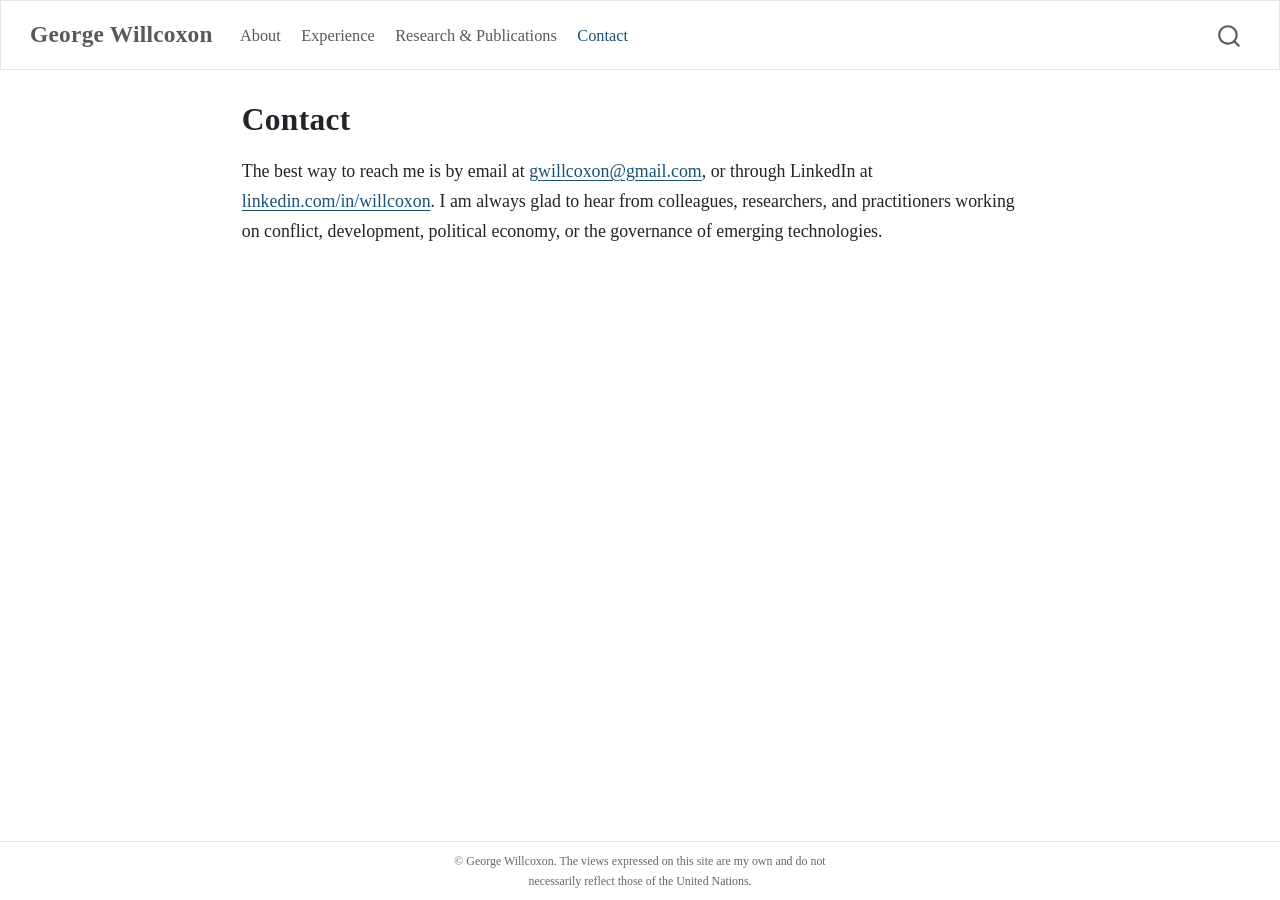
<file: docs/contact.html>
<!DOCTYPE html>
<html xmlns="http://www.w3.org/1999/xhtml" lang="en" xml:lang="en"><head>

<meta charset="utf-8">
<meta name="generator" content="quarto-1.6.42">

<meta name="viewport" content="width=device-width, initial-scale=1.0, user-scalable=yes">


<title>Contact – George Willcoxon</title>
<style>
code{white-space: pre-wrap;}
span.smallcaps{font-variant: small-caps;}
div.columns{display: flex; gap: min(4vw, 1.5em);}
div.column{flex: auto; overflow-x: auto;}
div.hanging-indent{margin-left: 1.5em; text-indent: -1.5em;}
ul.task-list{list-style: none;}
ul.task-list li input[type="checkbox"] {
  width: 0.8em;
  margin: 0 0.8em 0.2em -1em; /* quarto-specific, see https://github.com/quarto-dev/quarto-cli/issues/4556 */ 
  vertical-align: middle;
}
</style>


<script src="site_libs/quarto-nav/quarto-nav.js"></script>
<script src="site_libs/clipboard/clipboard.min.js"></script>
<script src="site_libs/quarto-search/autocomplete.umd.js"></script>
<script src="site_libs/quarto-search/fuse.min.js"></script>
<script src="site_libs/quarto-search/quarto-search.js"></script>
<meta name="quarto:offset" content="./">
<script src="site_libs/quarto-html/quarto.js"></script>
<script src="site_libs/quarto-html/popper.min.js"></script>
<script src="site_libs/quarto-html/tippy.umd.min.js"></script>
<script src="site_libs/quarto-html/anchor.min.js"></script>
<link href="site_libs/quarto-html/tippy.css" rel="stylesheet">
<link href="site_libs/quarto-html/quarto-syntax-highlighting-2f5df379a58b258e96c21c0638c20c03.css" rel="stylesheet" id="quarto-text-highlighting-styles">
<script src="site_libs/bootstrap/bootstrap.min.js"></script>
<link href="site_libs/bootstrap/bootstrap-icons.css" rel="stylesheet">
<link href="site_libs/bootstrap/bootstrap-7b6006909e897910fd7bdee6a99af9c0.min.css" rel="stylesheet" append-hash="true" id="quarto-bootstrap" data-mode="light">
<script id="quarto-search-options" type="application/json">{
  "location": "navbar",
  "copy-button": false,
  "collapse-after": 3,
  "panel-placement": "end",
  "type": "overlay",
  "limit": 50,
  "keyboard-shortcut": [
    "f",
    "/",
    "s"
  ],
  "show-item-context": false,
  "language": {
    "search-no-results-text": "No results",
    "search-matching-documents-text": "matching documents",
    "search-copy-link-title": "Copy link to search",
    "search-hide-matches-text": "Hide additional matches",
    "search-more-match-text": "more match in this document",
    "search-more-matches-text": "more matches in this document",
    "search-clear-button-title": "Clear",
    "search-text-placeholder": "",
    "search-detached-cancel-button-title": "Cancel",
    "search-submit-button-title": "Submit",
    "search-label": "Search"
  }
}</script>
<meta name="author" content="George Willcoxon">


</head>

<body class="nav-fixed fullcontent">

<div id="quarto-search-results"></div>
  <header id="quarto-header" class="headroom fixed-top">
    <nav class="navbar navbar-expand-lg " data-bs-theme="dark">
      <div class="navbar-container container-fluid">
      <div class="navbar-brand-container mx-auto">
    <a class="navbar-brand" href="./index.html">
    <span class="navbar-title">George Willcoxon</span>
    </a>
  </div>
            <div id="quarto-search" class="" title="Search"></div>
          <button class="navbar-toggler" type="button" data-bs-toggle="collapse" data-bs-target="#navbarCollapse" aria-controls="navbarCollapse" role="menu" aria-expanded="false" aria-label="Toggle navigation" onclick="if (window.quartoToggleHeadroom) { window.quartoToggleHeadroom(); }">
  <span class="navbar-toggler-icon"></span>
</button>
          <div class="collapse navbar-collapse" id="navbarCollapse">
            <ul class="navbar-nav navbar-nav-scroll me-auto">
  <li class="nav-item">
    <a class="nav-link" href="./about.html"> 
<span class="menu-text">About</span></a>
  </li>  
  <li class="nav-item">
    <a class="nav-link" href="./experience.html"> 
<span class="menu-text">Experience</span></a>
  </li>  
  <li class="nav-item">
    <a class="nav-link" href="./publications.html"> 
<span class="menu-text">Research &amp; Publications</span></a>
  </li>  
  <li class="nav-item">
    <a class="nav-link active" href="./contact.html" aria-current="page"> 
<span class="menu-text">Contact</span></a>
  </li>  
</ul>
          </div> <!-- /navcollapse -->
            <div class="quarto-navbar-tools">
</div>
      </div> <!-- /container-fluid -->
    </nav>
</header>
<!-- content -->
<div id="quarto-content" class="quarto-container page-columns page-rows-contents page-layout-article page-navbar">
<!-- sidebar -->
<!-- margin-sidebar -->
    
<!-- main -->
<main class="content" id="quarto-document-content">

<header id="title-block-header" class="quarto-title-block default">
<div class="quarto-title">
<h1 class="title">Contact</h1>
</div>



<div class="quarto-title-meta">

    
  
    
  </div>
  


</header>


<p>The best way to reach me is by email at <a href="mailto:gwillcoxon@gmail.com">gwillcoxon@gmail.com</a>, or through LinkedIn at <a href="https://www.linkedin.com/in/willcoxon/">linkedin.com/in/willcoxon</a>. I am always glad to hear from colleagues, researchers, and practitioners working on conflict, development, political economy, or the governance of emerging technologies.</p>



</main> <!-- /main -->
<script id="quarto-html-after-body" type="application/javascript">
window.document.addEventListener("DOMContentLoaded", function (event) {
  const toggleBodyColorMode = (bsSheetEl) => {
    const mode = bsSheetEl.getAttribute("data-mode");
    const bodyEl = window.document.querySelector("body");
    if (mode === "dark") {
      bodyEl.classList.add("quarto-dark");
      bodyEl.classList.remove("quarto-light");
    } else {
      bodyEl.classList.add("quarto-light");
      bodyEl.classList.remove("quarto-dark");
    }
  }
  const toggleBodyColorPrimary = () => {
    const bsSheetEl = window.document.querySelector("link#quarto-bootstrap");
    if (bsSheetEl) {
      toggleBodyColorMode(bsSheetEl);
    }
  }
  toggleBodyColorPrimary();  
  const icon = "";
  const anchorJS = new window.AnchorJS();
  anchorJS.options = {
    placement: 'right',
    icon: icon
  };
  anchorJS.add('.anchored');
  const isCodeAnnotation = (el) => {
    for (const clz of el.classList) {
      if (clz.startsWith('code-annotation-')) {                     
        return true;
      }
    }
    return false;
  }
  const onCopySuccess = function(e) {
    // button target
    const button = e.trigger;
    // don't keep focus
    button.blur();
    // flash "checked"
    button.classList.add('code-copy-button-checked');
    var currentTitle = button.getAttribute("title");
    button.setAttribute("title", "Copied!");
    let tooltip;
    if (window.bootstrap) {
      button.setAttribute("data-bs-toggle", "tooltip");
      button.setAttribute("data-bs-placement", "left");
      button.setAttribute("data-bs-title", "Copied!");
      tooltip = new bootstrap.Tooltip(button, 
        { trigger: "manual", 
          customClass: "code-copy-button-tooltip",
          offset: [0, -8]});
      tooltip.show();    
    }
    setTimeout(function() {
      if (tooltip) {
        tooltip.hide();
        button.removeAttribute("data-bs-title");
        button.removeAttribute("data-bs-toggle");
        button.removeAttribute("data-bs-placement");
      }
      button.setAttribute("title", currentTitle);
      button.classList.remove('code-copy-button-checked');
    }, 1000);
    // clear code selection
    e.clearSelection();
  }
  const getTextToCopy = function(trigger) {
      const codeEl = trigger.previousElementSibling.cloneNode(true);
      for (const childEl of codeEl.children) {
        if (isCodeAnnotation(childEl)) {
          childEl.remove();
        }
      }
      return codeEl.innerText;
  }
  const clipboard = new window.ClipboardJS('.code-copy-button:not([data-in-quarto-modal])', {
    text: getTextToCopy
  });
  clipboard.on('success', onCopySuccess);
  if (window.document.getElementById('quarto-embedded-source-code-modal')) {
    const clipboardModal = new window.ClipboardJS('.code-copy-button[data-in-quarto-modal]', {
      text: getTextToCopy,
      container: window.document.getElementById('quarto-embedded-source-code-modal')
    });
    clipboardModal.on('success', onCopySuccess);
  }
    var localhostRegex = new RegExp(/^(?:http|https):\/\/localhost\:?[0-9]*\//);
    var mailtoRegex = new RegExp(/^mailto:/);
      var filterRegex = new RegExp("https:\/\/georgewillcoxon\.com");
    var isInternal = (href) => {
        return filterRegex.test(href) || localhostRegex.test(href) || mailtoRegex.test(href);
    }
    // Inspect non-navigation links and adorn them if external
 	var links = window.document.querySelectorAll('a[href]:not(.nav-link):not(.navbar-brand):not(.toc-action):not(.sidebar-link):not(.sidebar-item-toggle):not(.pagination-link):not(.no-external):not([aria-hidden]):not(.dropdown-item):not(.quarto-navigation-tool):not(.about-link)');
    for (var i=0; i<links.length; i++) {
      const link = links[i];
      if (!isInternal(link.href)) {
        // undo the damage that might have been done by quarto-nav.js in the case of
        // links that we want to consider external
        if (link.dataset.originalHref !== undefined) {
          link.href = link.dataset.originalHref;
        }
          // target, if specified
          link.setAttribute("target", "_blank");
          if (link.getAttribute("rel") === null) {
            link.setAttribute("rel", "noopener");
          }
      }
    }
  function tippyHover(el, contentFn, onTriggerFn, onUntriggerFn) {
    const config = {
      allowHTML: true,
      maxWidth: 500,
      delay: 100,
      arrow: false,
      appendTo: function(el) {
          return el.parentElement;
      },
      interactive: true,
      interactiveBorder: 10,
      theme: 'quarto',
      placement: 'bottom-start',
    };
    if (contentFn) {
      config.content = contentFn;
    }
    if (onTriggerFn) {
      config.onTrigger = onTriggerFn;
    }
    if (onUntriggerFn) {
      config.onUntrigger = onUntriggerFn;
    }
    window.tippy(el, config); 
  }
  const noterefs = window.document.querySelectorAll('a[role="doc-noteref"]');
  for (var i=0; i<noterefs.length; i++) {
    const ref = noterefs[i];
    tippyHover(ref, function() {
      // use id or data attribute instead here
      let href = ref.getAttribute('data-footnote-href') || ref.getAttribute('href');
      try { href = new URL(href).hash; } catch {}
      const id = href.replace(/^#\/?/, "");
      const note = window.document.getElementById(id);
      if (note) {
        return note.innerHTML;
      } else {
        return "";
      }
    });
  }
  const xrefs = window.document.querySelectorAll('a.quarto-xref');
  const processXRef = (id, note) => {
    // Strip column container classes
    const stripColumnClz = (el) => {
      el.classList.remove("page-full", "page-columns");
      if (el.children) {
        for (const child of el.children) {
          stripColumnClz(child);
        }
      }
    }
    stripColumnClz(note)
    if (id === null || id.startsWith('sec-')) {
      // Special case sections, only their first couple elements
      const container = document.createElement("div");
      if (note.children && note.children.length > 2) {
        container.appendChild(note.children[0].cloneNode(true));
        for (let i = 1; i < note.children.length; i++) {
          const child = note.children[i];
          if (child.tagName === "P" && child.innerText === "") {
            continue;
          } else {
            container.appendChild(child.cloneNode(true));
            break;
          }
        }
        if (window.Quarto?.typesetMath) {
          window.Quarto.typesetMath(container);
        }
        return container.innerHTML
      } else {
        if (window.Quarto?.typesetMath) {
          window.Quarto.typesetMath(note);
        }
        return note.innerHTML;
      }
    } else {
      // Remove any anchor links if they are present
      const anchorLink = note.querySelector('a.anchorjs-link');
      if (anchorLink) {
        anchorLink.remove();
      }
      if (window.Quarto?.typesetMath) {
        window.Quarto.typesetMath(note);
      }
      if (note.classList.contains("callout")) {
        return note.outerHTML;
      } else {
        return note.innerHTML;
      }
    }
  }
  for (var i=0; i<xrefs.length; i++) {
    const xref = xrefs[i];
    tippyHover(xref, undefined, function(instance) {
      instance.disable();
      let url = xref.getAttribute('href');
      let hash = undefined; 
      if (url.startsWith('#')) {
        hash = url;
      } else {
        try { hash = new URL(url).hash; } catch {}
      }
      if (hash) {
        const id = hash.replace(/^#\/?/, "");
        const note = window.document.getElementById(id);
        if (note !== null) {
          try {
            const html = processXRef(id, note.cloneNode(true));
            instance.setContent(html);
          } finally {
            instance.enable();
            instance.show();
          }
        } else {
          // See if we can fetch this
          fetch(url.split('#')[0])
          .then(res => res.text())
          .then(html => {
            const parser = new DOMParser();
            const htmlDoc = parser.parseFromString(html, "text/html");
            const note = htmlDoc.getElementById(id);
            if (note !== null) {
              const html = processXRef(id, note);
              instance.setContent(html);
            } 
          }).finally(() => {
            instance.enable();
            instance.show();
          });
        }
      } else {
        // See if we can fetch a full url (with no hash to target)
        // This is a special case and we should probably do some content thinning / targeting
        fetch(url)
        .then(res => res.text())
        .then(html => {
          const parser = new DOMParser();
          const htmlDoc = parser.parseFromString(html, "text/html");
          const note = htmlDoc.querySelector('main.content');
          if (note !== null) {
            // This should only happen for chapter cross references
            // (since there is no id in the URL)
            // remove the first header
            if (note.children.length > 0 && note.children[0].tagName === "HEADER") {
              note.children[0].remove();
            }
            const html = processXRef(null, note);
            instance.setContent(html);
          } 
        }).finally(() => {
          instance.enable();
          instance.show();
        });
      }
    }, function(instance) {
    });
  }
      let selectedAnnoteEl;
      const selectorForAnnotation = ( cell, annotation) => {
        let cellAttr = 'data-code-cell="' + cell + '"';
        let lineAttr = 'data-code-annotation="' +  annotation + '"';
        const selector = 'span[' + cellAttr + '][' + lineAttr + ']';
        return selector;
      }
      const selectCodeLines = (annoteEl) => {
        const doc = window.document;
        const targetCell = annoteEl.getAttribute("data-target-cell");
        const targetAnnotation = annoteEl.getAttribute("data-target-annotation");
        const annoteSpan = window.document.querySelector(selectorForAnnotation(targetCell, targetAnnotation));
        const lines = annoteSpan.getAttribute("data-code-lines").split(",");
        const lineIds = lines.map((line) => {
          return targetCell + "-" + line;
        })
        let top = null;
        let height = null;
        let parent = null;
        if (lineIds.length > 0) {
            //compute the position of the single el (top and bottom and make a div)
            const el = window.document.getElementById(lineIds[0]);
            top = el.offsetTop;
            height = el.offsetHeight;
            parent = el.parentElement.parentElement;
          if (lineIds.length > 1) {
            const lastEl = window.document.getElementById(lineIds[lineIds.length - 1]);
            const bottom = lastEl.offsetTop + lastEl.offsetHeight;
            height = bottom - top;
          }
          if (top !== null && height !== null && parent !== null) {
            // cook up a div (if necessary) and position it 
            let div = window.document.getElementById("code-annotation-line-highlight");
            if (div === null) {
              div = window.document.createElement("div");
              div.setAttribute("id", "code-annotation-line-highlight");
              div.style.position = 'absolute';
              parent.appendChild(div);
            }
            div.style.top = top - 2 + "px";
            div.style.height = height + 4 + "px";
            div.style.left = 0;
            let gutterDiv = window.document.getElementById("code-annotation-line-highlight-gutter");
            if (gutterDiv === null) {
              gutterDiv = window.document.createElement("div");
              gutterDiv.setAttribute("id", "code-annotation-line-highlight-gutter");
              gutterDiv.style.position = 'absolute';
              const codeCell = window.document.getElementById(targetCell);
              const gutter = codeCell.querySelector('.code-annotation-gutter');
              gutter.appendChild(gutterDiv);
            }
            gutterDiv.style.top = top - 2 + "px";
            gutterDiv.style.height = height + 4 + "px";
          }
          selectedAnnoteEl = annoteEl;
        }
      };
      const unselectCodeLines = () => {
        const elementsIds = ["code-annotation-line-highlight", "code-annotation-line-highlight-gutter"];
        elementsIds.forEach((elId) => {
          const div = window.document.getElementById(elId);
          if (div) {
            div.remove();
          }
        });
        selectedAnnoteEl = undefined;
      };
        // Handle positioning of the toggle
    window.addEventListener(
      "resize",
      throttle(() => {
        elRect = undefined;
        if (selectedAnnoteEl) {
          selectCodeLines(selectedAnnoteEl);
        }
      }, 10)
    );
    function throttle(fn, ms) {
    let throttle = false;
    let timer;
      return (...args) => {
        if(!throttle) { // first call gets through
            fn.apply(this, args);
            throttle = true;
        } else { // all the others get throttled
            if(timer) clearTimeout(timer); // cancel #2
            timer = setTimeout(() => {
              fn.apply(this, args);
              timer = throttle = false;
            }, ms);
        }
      };
    }
      // Attach click handler to the DT
      const annoteDls = window.document.querySelectorAll('dt[data-target-cell]');
      for (const annoteDlNode of annoteDls) {
        annoteDlNode.addEventListener('click', (event) => {
          const clickedEl = event.target;
          if (clickedEl !== selectedAnnoteEl) {
            unselectCodeLines();
            const activeEl = window.document.querySelector('dt[data-target-cell].code-annotation-active');
            if (activeEl) {
              activeEl.classList.remove('code-annotation-active');
            }
            selectCodeLines(clickedEl);
            clickedEl.classList.add('code-annotation-active');
          } else {
            // Unselect the line
            unselectCodeLines();
            clickedEl.classList.remove('code-annotation-active');
          }
        });
      }
  const findCites = (el) => {
    const parentEl = el.parentElement;
    if (parentEl) {
      const cites = parentEl.dataset.cites;
      if (cites) {
        return {
          el,
          cites: cites.split(' ')
        };
      } else {
        return findCites(el.parentElement)
      }
    } else {
      return undefined;
    }
  };
  var bibliorefs = window.document.querySelectorAll('a[role="doc-biblioref"]');
  for (var i=0; i<bibliorefs.length; i++) {
    const ref = bibliorefs[i];
    const citeInfo = findCites(ref);
    if (citeInfo) {
      tippyHover(citeInfo.el, function() {
        var popup = window.document.createElement('div');
        citeInfo.cites.forEach(function(cite) {
          var citeDiv = window.document.createElement('div');
          citeDiv.classList.add('hanging-indent');
          citeDiv.classList.add('csl-entry');
          var biblioDiv = window.document.getElementById('ref-' + cite);
          if (biblioDiv) {
            citeDiv.innerHTML = biblioDiv.innerHTML;
          }
          popup.appendChild(citeDiv);
        });
        return popup.innerHTML;
      });
    }
  }
});
</script>
</div> <!-- /content -->
<footer class="footer">
  <div class="nav-footer">
    <div class="nav-footer-left">
      &nbsp;
    </div>   
    <div class="nav-footer-center">
<p>© George Willcoxon. The views expressed on this site are my own and do not necessarily reflect those of the United Nations.</p>
</div>
    <div class="nav-footer-right">
      &nbsp;
    </div>
  </div>
</footer>




</body></html>
</file>
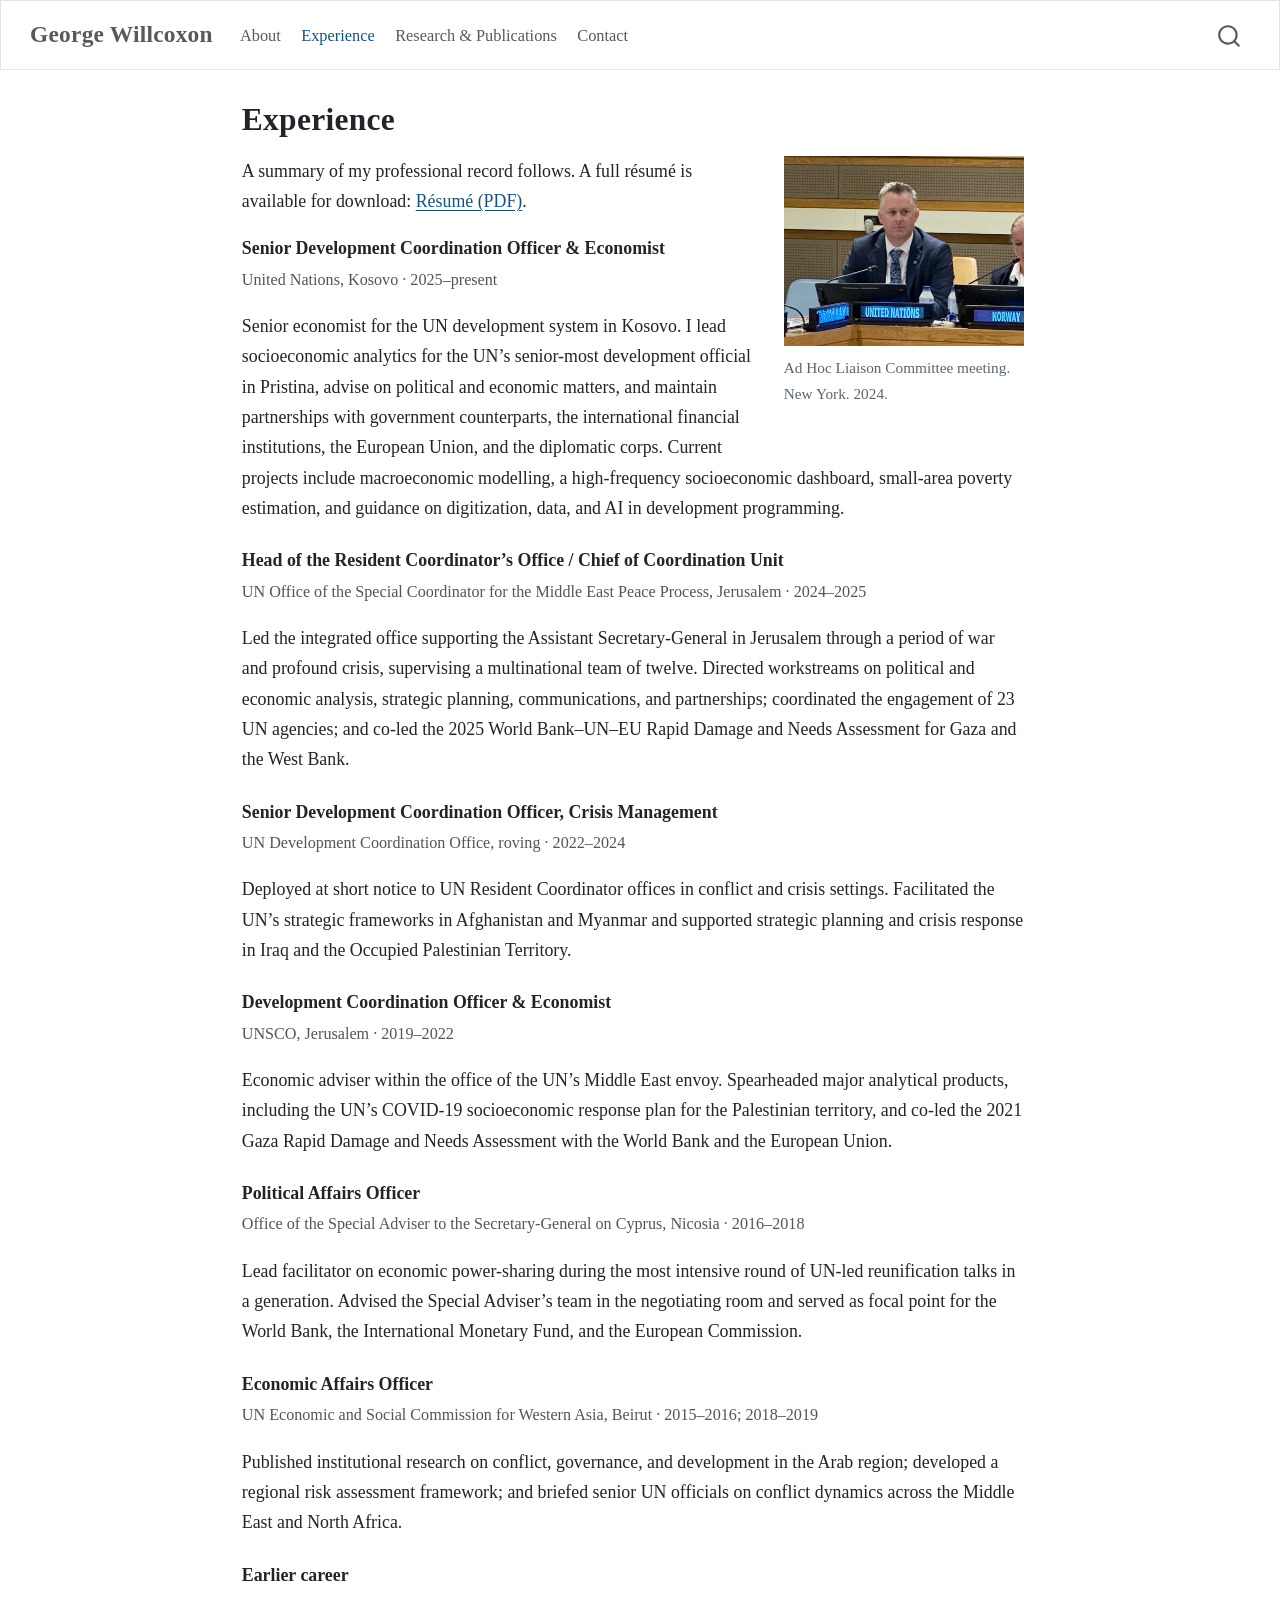
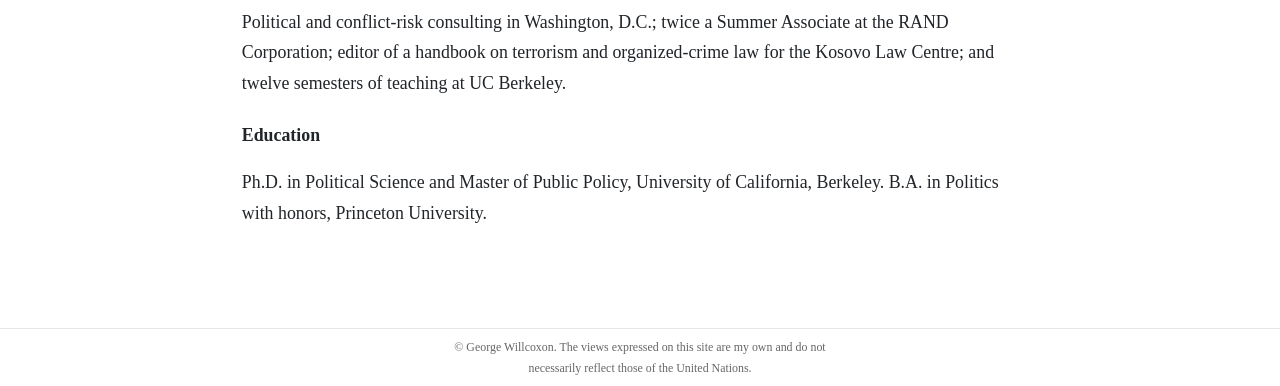
<file: docs/experience.html>
<!DOCTYPE html>
<html xmlns="http://www.w3.org/1999/xhtml" lang="en" xml:lang="en"><head>

<meta charset="utf-8">
<meta name="generator" content="quarto-1.6.42">

<meta name="viewport" content="width=device-width, initial-scale=1.0, user-scalable=yes">


<title>Experience – George Willcoxon</title>
<style>
code{white-space: pre-wrap;}
span.smallcaps{font-variant: small-caps;}
div.columns{display: flex; gap: min(4vw, 1.5em);}
div.column{flex: auto; overflow-x: auto;}
div.hanging-indent{margin-left: 1.5em; text-indent: -1.5em;}
ul.task-list{list-style: none;}
ul.task-list li input[type="checkbox"] {
  width: 0.8em;
  margin: 0 0.8em 0.2em -1em; /* quarto-specific, see https://github.com/quarto-dev/quarto-cli/issues/4556 */ 
  vertical-align: middle;
}
</style>


<script src="site_libs/quarto-nav/quarto-nav.js"></script>
<script src="site_libs/clipboard/clipboard.min.js"></script>
<script src="site_libs/quarto-search/autocomplete.umd.js"></script>
<script src="site_libs/quarto-search/fuse.min.js"></script>
<script src="site_libs/quarto-search/quarto-search.js"></script>
<meta name="quarto:offset" content="./">
<script src="site_libs/quarto-html/quarto.js"></script>
<script src="site_libs/quarto-html/popper.min.js"></script>
<script src="site_libs/quarto-html/tippy.umd.min.js"></script>
<script src="site_libs/quarto-html/anchor.min.js"></script>
<link href="site_libs/quarto-html/tippy.css" rel="stylesheet">
<link href="site_libs/quarto-html/quarto-syntax-highlighting-2f5df379a58b258e96c21c0638c20c03.css" rel="stylesheet" id="quarto-text-highlighting-styles">
<script src="site_libs/bootstrap/bootstrap.min.js"></script>
<link href="site_libs/bootstrap/bootstrap-icons.css" rel="stylesheet">
<link href="site_libs/bootstrap/bootstrap-7b6006909e897910fd7bdee6a99af9c0.min.css" rel="stylesheet" append-hash="true" id="quarto-bootstrap" data-mode="light">
<script id="quarto-search-options" type="application/json">{
  "location": "navbar",
  "copy-button": false,
  "collapse-after": 3,
  "panel-placement": "end",
  "type": "overlay",
  "limit": 50,
  "keyboard-shortcut": [
    "f",
    "/",
    "s"
  ],
  "show-item-context": false,
  "language": {
    "search-no-results-text": "No results",
    "search-matching-documents-text": "matching documents",
    "search-copy-link-title": "Copy link to search",
    "search-hide-matches-text": "Hide additional matches",
    "search-more-match-text": "more match in this document",
    "search-more-matches-text": "more matches in this document",
    "search-clear-button-title": "Clear",
    "search-text-placeholder": "",
    "search-detached-cancel-button-title": "Cancel",
    "search-submit-button-title": "Submit",
    "search-label": "Search"
  }
}</script>
<meta name="author" content="George Willcoxon">


</head>

<body class="nav-fixed fullcontent">

<div id="quarto-search-results"></div>
  <header id="quarto-header" class="headroom fixed-top">
    <nav class="navbar navbar-expand-lg " data-bs-theme="dark">
      <div class="navbar-container container-fluid">
      <div class="navbar-brand-container mx-auto">
    <a class="navbar-brand" href="./index.html">
    <span class="navbar-title">George Willcoxon</span>
    </a>
  </div>
            <div id="quarto-search" class="" title="Search"></div>
          <button class="navbar-toggler" type="button" data-bs-toggle="collapse" data-bs-target="#navbarCollapse" aria-controls="navbarCollapse" role="menu" aria-expanded="false" aria-label="Toggle navigation" onclick="if (window.quartoToggleHeadroom) { window.quartoToggleHeadroom(); }">
  <span class="navbar-toggler-icon"></span>
</button>
          <div class="collapse navbar-collapse" id="navbarCollapse">
            <ul class="navbar-nav navbar-nav-scroll me-auto">
  <li class="nav-item">
    <a class="nav-link" href="./about.html"> 
<span class="menu-text">About</span></a>
  </li>  
  <li class="nav-item">
    <a class="nav-link active" href="./experience.html" aria-current="page"> 
<span class="menu-text">Experience</span></a>
  </li>  
  <li class="nav-item">
    <a class="nav-link" href="./publications.html"> 
<span class="menu-text">Research &amp; Publications</span></a>
  </li>  
  <li class="nav-item">
    <a class="nav-link" href="./contact.html"> 
<span class="menu-text">Contact</span></a>
  </li>  
</ul>
          </div> <!-- /navcollapse -->
            <div class="quarto-navbar-tools">
</div>
      </div> <!-- /container-fluid -->
    </nav>
</header>
<!-- content -->
<div id="quarto-content" class="quarto-container page-columns page-rows-contents page-layout-article page-navbar">
<!-- sidebar -->
<!-- margin-sidebar -->
    
<!-- main -->
<main class="content" id="quarto-document-content">

<header id="title-block-header" class="quarto-title-block default">
<div class="quarto-title">
<h1 class="title">Experience</h1>
</div>



<div class="quarto-title-meta">

    
  
    
  </div>
  


</header>


<div style="float: right; width: 240px; margin: 0 0 1rem 1.5rem;">
<div class="quarto-figure quarto-figure-center" style="border-radius: 4px;">
<figure class="figure">
<p><img src="assets/un-nameplate.jpg" class="img-fluid figure-img" alt="George Willcoxon seated behind the United Nations nameplate at the Ad Hoc Liaison Committee meeting in New York"></p>
<figcaption>Ad Hoc Liaison Committee meeting. New York. 2024.</figcaption>
</figure>
</div>
</div>
<p>A summary of my professional record follows. A full résumé is available for download: <a href="files/Willcoxon-Resume.pdf">Résumé (PDF)</a>.</p>
<div class="role">
<p><span class="role-title">Senior Development Coordination Officer &amp; Economist</span><br> <span class="role-meta">United Nations, Kosovo · 2025–present</span></p>
<p>Senior economist for the UN development system in Kosovo. I lead socioeconomic analytics for the UN’s senior-most development official in Pristina, advise on political and economic matters, and maintain partnerships with government counterparts, the international financial institutions, the European Union, and the diplomatic corps. Current projects include macroeconomic modelling, a high-frequency socioeconomic dashboard, small-area poverty estimation, and guidance on digitization, data, and AI in development programming.</p>
</div>
<div class="role">
<p><span class="role-title">Head of the Resident Coordinator’s Office / Chief of Coordination Unit</span><br> <span class="role-meta">UN Office of the Special Coordinator for the Middle East Peace Process, Jerusalem · 2024–2025</span></p>
<p>Led the integrated office supporting the Assistant Secretary-General in Jerusalem through a period of war and profound crisis, supervising a multinational team of twelve. Directed workstreams on political and economic analysis, strategic planning, communications, and partnerships; coordinated the engagement of 23 UN agencies; and co-led the 2025 World Bank–UN–EU Rapid Damage and Needs Assessment for Gaza and the West Bank.</p>
</div>
<div class="role">
<p><span class="role-title">Senior Development Coordination Officer, Crisis Management</span><br> <span class="role-meta">UN Development Coordination Office, roving · 2022–2024</span></p>
<p>Deployed at short notice to UN Resident Coordinator offices in conflict and crisis settings. Facilitated the UN’s strategic frameworks in Afghanistan and Myanmar and supported strategic planning and crisis response in Iraq and the Occupied Palestinian Territory.</p>
</div>
<div class="role">
<p><span class="role-title">Development Coordination Officer &amp; Economist</span><br> <span class="role-meta">UNSCO, Jerusalem · 2019–2022</span></p>
<p>Economic adviser within the office of the UN’s Middle East envoy. Spearheaded major analytical products, including the UN’s COVID-19 socioeconomic response plan for the Palestinian territory, and co-led the 2021 Gaza Rapid Damage and Needs Assessment with the World Bank and the European Union.</p>
</div>
<div class="role">
<p><span class="role-title">Political Affairs Officer</span><br> <span class="role-meta">Office of the Special Adviser to the Secretary-General on Cyprus, Nicosia · 2016–2018</span></p>
<p>Lead facilitator on economic power-sharing during the most intensive round of UN-led reunification talks in a generation. Advised the Special Adviser’s team in the negotiating room and served as focal point for the World Bank, the International Monetary Fund, and the European Commission.</p>
</div>
<div class="role">
<p><span class="role-title">Economic Affairs Officer</span><br> <span class="role-meta">UN Economic and Social Commission for Western Asia, Beirut · 2015–2016; 2018–2019</span></p>
<p>Published institutional research on conflict, governance, and development in the Arab region; developed a regional risk assessment framework; and briefed senior UN officials on conflict dynamics across the Middle East and North Africa.</p>
</div>
<div class="role">
<p><span class="role-title">Earlier career</span></p>
<p>Political and conflict-risk consulting in Washington, D.C.; twice a Summer Associate at the RAND Corporation; editor of a handbook on terrorism and organized-crime law for the Kosovo Law Centre; and twelve semesters of teaching at UC Berkeley.</p>
</div>
<div class="role">
<p><span class="role-title">Education</span></p>
<p>Ph.D.&nbsp;in Political Science and Master of Public Policy, University of California, Berkeley. B.A. in Politics with honors, Princeton University.</p>
</div>



</main> <!-- /main -->
<script id="quarto-html-after-body" type="application/javascript">
window.document.addEventListener("DOMContentLoaded", function (event) {
  const toggleBodyColorMode = (bsSheetEl) => {
    const mode = bsSheetEl.getAttribute("data-mode");
    const bodyEl = window.document.querySelector("body");
    if (mode === "dark") {
      bodyEl.classList.add("quarto-dark");
      bodyEl.classList.remove("quarto-light");
    } else {
      bodyEl.classList.add("quarto-light");
      bodyEl.classList.remove("quarto-dark");
    }
  }
  const toggleBodyColorPrimary = () => {
    const bsSheetEl = window.document.querySelector("link#quarto-bootstrap");
    if (bsSheetEl) {
      toggleBodyColorMode(bsSheetEl);
    }
  }
  toggleBodyColorPrimary();  
  const icon = "";
  const anchorJS = new window.AnchorJS();
  anchorJS.options = {
    placement: 'right',
    icon: icon
  };
  anchorJS.add('.anchored');
  const isCodeAnnotation = (el) => {
    for (const clz of el.classList) {
      if (clz.startsWith('code-annotation-')) {                     
        return true;
      }
    }
    return false;
  }
  const onCopySuccess = function(e) {
    // button target
    const button = e.trigger;
    // don't keep focus
    button.blur();
    // flash "checked"
    button.classList.add('code-copy-button-checked');
    var currentTitle = button.getAttribute("title");
    button.setAttribute("title", "Copied!");
    let tooltip;
    if (window.bootstrap) {
      button.setAttribute("data-bs-toggle", "tooltip");
      button.setAttribute("data-bs-placement", "left");
      button.setAttribute("data-bs-title", "Copied!");
      tooltip = new bootstrap.Tooltip(button, 
        { trigger: "manual", 
          customClass: "code-copy-button-tooltip",
          offset: [0, -8]});
      tooltip.show();    
    }
    setTimeout(function() {
      if (tooltip) {
        tooltip.hide();
        button.removeAttribute("data-bs-title");
        button.removeAttribute("data-bs-toggle");
        button.removeAttribute("data-bs-placement");
      }
      button.setAttribute("title", currentTitle);
      button.classList.remove('code-copy-button-checked');
    }, 1000);
    // clear code selection
    e.clearSelection();
  }
  const getTextToCopy = function(trigger) {
      const codeEl = trigger.previousElementSibling.cloneNode(true);
      for (const childEl of codeEl.children) {
        if (isCodeAnnotation(childEl)) {
          childEl.remove();
        }
      }
      return codeEl.innerText;
  }
  const clipboard = new window.ClipboardJS('.code-copy-button:not([data-in-quarto-modal])', {
    text: getTextToCopy
  });
  clipboard.on('success', onCopySuccess);
  if (window.document.getElementById('quarto-embedded-source-code-modal')) {
    const clipboardModal = new window.ClipboardJS('.code-copy-button[data-in-quarto-modal]', {
      text: getTextToCopy,
      container: window.document.getElementById('quarto-embedded-source-code-modal')
    });
    clipboardModal.on('success', onCopySuccess);
  }
    var localhostRegex = new RegExp(/^(?:http|https):\/\/localhost\:?[0-9]*\//);
    var mailtoRegex = new RegExp(/^mailto:/);
      var filterRegex = new RegExp("https:\/\/georgewillcoxon\.com");
    var isInternal = (href) => {
        return filterRegex.test(href) || localhostRegex.test(href) || mailtoRegex.test(href);
    }
    // Inspect non-navigation links and adorn them if external
 	var links = window.document.querySelectorAll('a[href]:not(.nav-link):not(.navbar-brand):not(.toc-action):not(.sidebar-link):not(.sidebar-item-toggle):not(.pagination-link):not(.no-external):not([aria-hidden]):not(.dropdown-item):not(.quarto-navigation-tool):not(.about-link)');
    for (var i=0; i<links.length; i++) {
      const link = links[i];
      if (!isInternal(link.href)) {
        // undo the damage that might have been done by quarto-nav.js in the case of
        // links that we want to consider external
        if (link.dataset.originalHref !== undefined) {
          link.href = link.dataset.originalHref;
        }
          // target, if specified
          link.setAttribute("target", "_blank");
          if (link.getAttribute("rel") === null) {
            link.setAttribute("rel", "noopener");
          }
      }
    }
  function tippyHover(el, contentFn, onTriggerFn, onUntriggerFn) {
    const config = {
      allowHTML: true,
      maxWidth: 500,
      delay: 100,
      arrow: false,
      appendTo: function(el) {
          return el.parentElement;
      },
      interactive: true,
      interactiveBorder: 10,
      theme: 'quarto',
      placement: 'bottom-start',
    };
    if (contentFn) {
      config.content = contentFn;
    }
    if (onTriggerFn) {
      config.onTrigger = onTriggerFn;
    }
    if (onUntriggerFn) {
      config.onUntrigger = onUntriggerFn;
    }
    window.tippy(el, config); 
  }
  const noterefs = window.document.querySelectorAll('a[role="doc-noteref"]');
  for (var i=0; i<noterefs.length; i++) {
    const ref = noterefs[i];
    tippyHover(ref, function() {
      // use id or data attribute instead here
      let href = ref.getAttribute('data-footnote-href') || ref.getAttribute('href');
      try { href = new URL(href).hash; } catch {}
      const id = href.replace(/^#\/?/, "");
      const note = window.document.getElementById(id);
      if (note) {
        return note.innerHTML;
      } else {
        return "";
      }
    });
  }
  const xrefs = window.document.querySelectorAll('a.quarto-xref');
  const processXRef = (id, note) => {
    // Strip column container classes
    const stripColumnClz = (el) => {
      el.classList.remove("page-full", "page-columns");
      if (el.children) {
        for (const child of el.children) {
          stripColumnClz(child);
        }
      }
    }
    stripColumnClz(note)
    if (id === null || id.startsWith('sec-')) {
      // Special case sections, only their first couple elements
      const container = document.createElement("div");
      if (note.children && note.children.length > 2) {
        container.appendChild(note.children[0].cloneNode(true));
        for (let i = 1; i < note.children.length; i++) {
          const child = note.children[i];
          if (child.tagName === "P" && child.innerText === "") {
            continue;
          } else {
            container.appendChild(child.cloneNode(true));
            break;
          }
        }
        if (window.Quarto?.typesetMath) {
          window.Quarto.typesetMath(container);
        }
        return container.innerHTML
      } else {
        if (window.Quarto?.typesetMath) {
          window.Quarto.typesetMath(note);
        }
        return note.innerHTML;
      }
    } else {
      // Remove any anchor links if they are present
      const anchorLink = note.querySelector('a.anchorjs-link');
      if (anchorLink) {
        anchorLink.remove();
      }
      if (window.Quarto?.typesetMath) {
        window.Quarto.typesetMath(note);
      }
      if (note.classList.contains("callout")) {
        return note.outerHTML;
      } else {
        return note.innerHTML;
      }
    }
  }
  for (var i=0; i<xrefs.length; i++) {
    const xref = xrefs[i];
    tippyHover(xref, undefined, function(instance) {
      instance.disable();
      let url = xref.getAttribute('href');
      let hash = undefined; 
      if (url.startsWith('#')) {
        hash = url;
      } else {
        try { hash = new URL(url).hash; } catch {}
      }
      if (hash) {
        const id = hash.replace(/^#\/?/, "");
        const note = window.document.getElementById(id);
        if (note !== null) {
          try {
            const html = processXRef(id, note.cloneNode(true));
            instance.setContent(html);
          } finally {
            instance.enable();
            instance.show();
          }
        } else {
          // See if we can fetch this
          fetch(url.split('#')[0])
          .then(res => res.text())
          .then(html => {
            const parser = new DOMParser();
            const htmlDoc = parser.parseFromString(html, "text/html");
            const note = htmlDoc.getElementById(id);
            if (note !== null) {
              const html = processXRef(id, note);
              instance.setContent(html);
            } 
          }).finally(() => {
            instance.enable();
            instance.show();
          });
        }
      } else {
        // See if we can fetch a full url (with no hash to target)
        // This is a special case and we should probably do some content thinning / targeting
        fetch(url)
        .then(res => res.text())
        .then(html => {
          const parser = new DOMParser();
          const htmlDoc = parser.parseFromString(html, "text/html");
          const note = htmlDoc.querySelector('main.content');
          if (note !== null) {
            // This should only happen for chapter cross references
            // (since there is no id in the URL)
            // remove the first header
            if (note.children.length > 0 && note.children[0].tagName === "HEADER") {
              note.children[0].remove();
            }
            const html = processXRef(null, note);
            instance.setContent(html);
          } 
        }).finally(() => {
          instance.enable();
          instance.show();
        });
      }
    }, function(instance) {
    });
  }
      let selectedAnnoteEl;
      const selectorForAnnotation = ( cell, annotation) => {
        let cellAttr = 'data-code-cell="' + cell + '"';
        let lineAttr = 'data-code-annotation="' +  annotation + '"';
        const selector = 'span[' + cellAttr + '][' + lineAttr + ']';
        return selector;
      }
      const selectCodeLines = (annoteEl) => {
        const doc = window.document;
        const targetCell = annoteEl.getAttribute("data-target-cell");
        const targetAnnotation = annoteEl.getAttribute("data-target-annotation");
        const annoteSpan = window.document.querySelector(selectorForAnnotation(targetCell, targetAnnotation));
        const lines = annoteSpan.getAttribute("data-code-lines").split(",");
        const lineIds = lines.map((line) => {
          return targetCell + "-" + line;
        })
        let top = null;
        let height = null;
        let parent = null;
        if (lineIds.length > 0) {
            //compute the position of the single el (top and bottom and make a div)
            const el = window.document.getElementById(lineIds[0]);
            top = el.offsetTop;
            height = el.offsetHeight;
            parent = el.parentElement.parentElement;
          if (lineIds.length > 1) {
            const lastEl = window.document.getElementById(lineIds[lineIds.length - 1]);
            const bottom = lastEl.offsetTop + lastEl.offsetHeight;
            height = bottom - top;
          }
          if (top !== null && height !== null && parent !== null) {
            // cook up a div (if necessary) and position it 
            let div = window.document.getElementById("code-annotation-line-highlight");
            if (div === null) {
              div = window.document.createElement("div");
              div.setAttribute("id", "code-annotation-line-highlight");
              div.style.position = 'absolute';
              parent.appendChild(div);
            }
            div.style.top = top - 2 + "px";
            div.style.height = height + 4 + "px";
            div.style.left = 0;
            let gutterDiv = window.document.getElementById("code-annotation-line-highlight-gutter");
            if (gutterDiv === null) {
              gutterDiv = window.document.createElement("div");
              gutterDiv.setAttribute("id", "code-annotation-line-highlight-gutter");
              gutterDiv.style.position = 'absolute';
              const codeCell = window.document.getElementById(targetCell);
              const gutter = codeCell.querySelector('.code-annotation-gutter');
              gutter.appendChild(gutterDiv);
            }
            gutterDiv.style.top = top - 2 + "px";
            gutterDiv.style.height = height + 4 + "px";
          }
          selectedAnnoteEl = annoteEl;
        }
      };
      const unselectCodeLines = () => {
        const elementsIds = ["code-annotation-line-highlight", "code-annotation-line-highlight-gutter"];
        elementsIds.forEach((elId) => {
          const div = window.document.getElementById(elId);
          if (div) {
            div.remove();
          }
        });
        selectedAnnoteEl = undefined;
      };
        // Handle positioning of the toggle
    window.addEventListener(
      "resize",
      throttle(() => {
        elRect = undefined;
        if (selectedAnnoteEl) {
          selectCodeLines(selectedAnnoteEl);
        }
      }, 10)
    );
    function throttle(fn, ms) {
    let throttle = false;
    let timer;
      return (...args) => {
        if(!throttle) { // first call gets through
            fn.apply(this, args);
            throttle = true;
        } else { // all the others get throttled
            if(timer) clearTimeout(timer); // cancel #2
            timer = setTimeout(() => {
              fn.apply(this, args);
              timer = throttle = false;
            }, ms);
        }
      };
    }
      // Attach click handler to the DT
      const annoteDls = window.document.querySelectorAll('dt[data-target-cell]');
      for (const annoteDlNode of annoteDls) {
        annoteDlNode.addEventListener('click', (event) => {
          const clickedEl = event.target;
          if (clickedEl !== selectedAnnoteEl) {
            unselectCodeLines();
            const activeEl = window.document.querySelector('dt[data-target-cell].code-annotation-active');
            if (activeEl) {
              activeEl.classList.remove('code-annotation-active');
            }
            selectCodeLines(clickedEl);
            clickedEl.classList.add('code-annotation-active');
          } else {
            // Unselect the line
            unselectCodeLines();
            clickedEl.classList.remove('code-annotation-active');
          }
        });
      }
  const findCites = (el) => {
    const parentEl = el.parentElement;
    if (parentEl) {
      const cites = parentEl.dataset.cites;
      if (cites) {
        return {
          el,
          cites: cites.split(' ')
        };
      } else {
        return findCites(el.parentElement)
      }
    } else {
      return undefined;
    }
  };
  var bibliorefs = window.document.querySelectorAll('a[role="doc-biblioref"]');
  for (var i=0; i<bibliorefs.length; i++) {
    const ref = bibliorefs[i];
    const citeInfo = findCites(ref);
    if (citeInfo) {
      tippyHover(citeInfo.el, function() {
        var popup = window.document.createElement('div');
        citeInfo.cites.forEach(function(cite) {
          var citeDiv = window.document.createElement('div');
          citeDiv.classList.add('hanging-indent');
          citeDiv.classList.add('csl-entry');
          var biblioDiv = window.document.getElementById('ref-' + cite);
          if (biblioDiv) {
            citeDiv.innerHTML = biblioDiv.innerHTML;
          }
          popup.appendChild(citeDiv);
        });
        return popup.innerHTML;
      });
    }
  }
});
</script>
</div> <!-- /content -->
<footer class="footer">
  <div class="nav-footer">
    <div class="nav-footer-left">
      &nbsp;
    </div>   
    <div class="nav-footer-center">
<p>© George Willcoxon. The views expressed on this site are my own and do not necessarily reflect those of the United Nations.</p>
</div>
    <div class="nav-footer-right">
      &nbsp;
    </div>
  </div>
</footer>




</body></html>
</file>
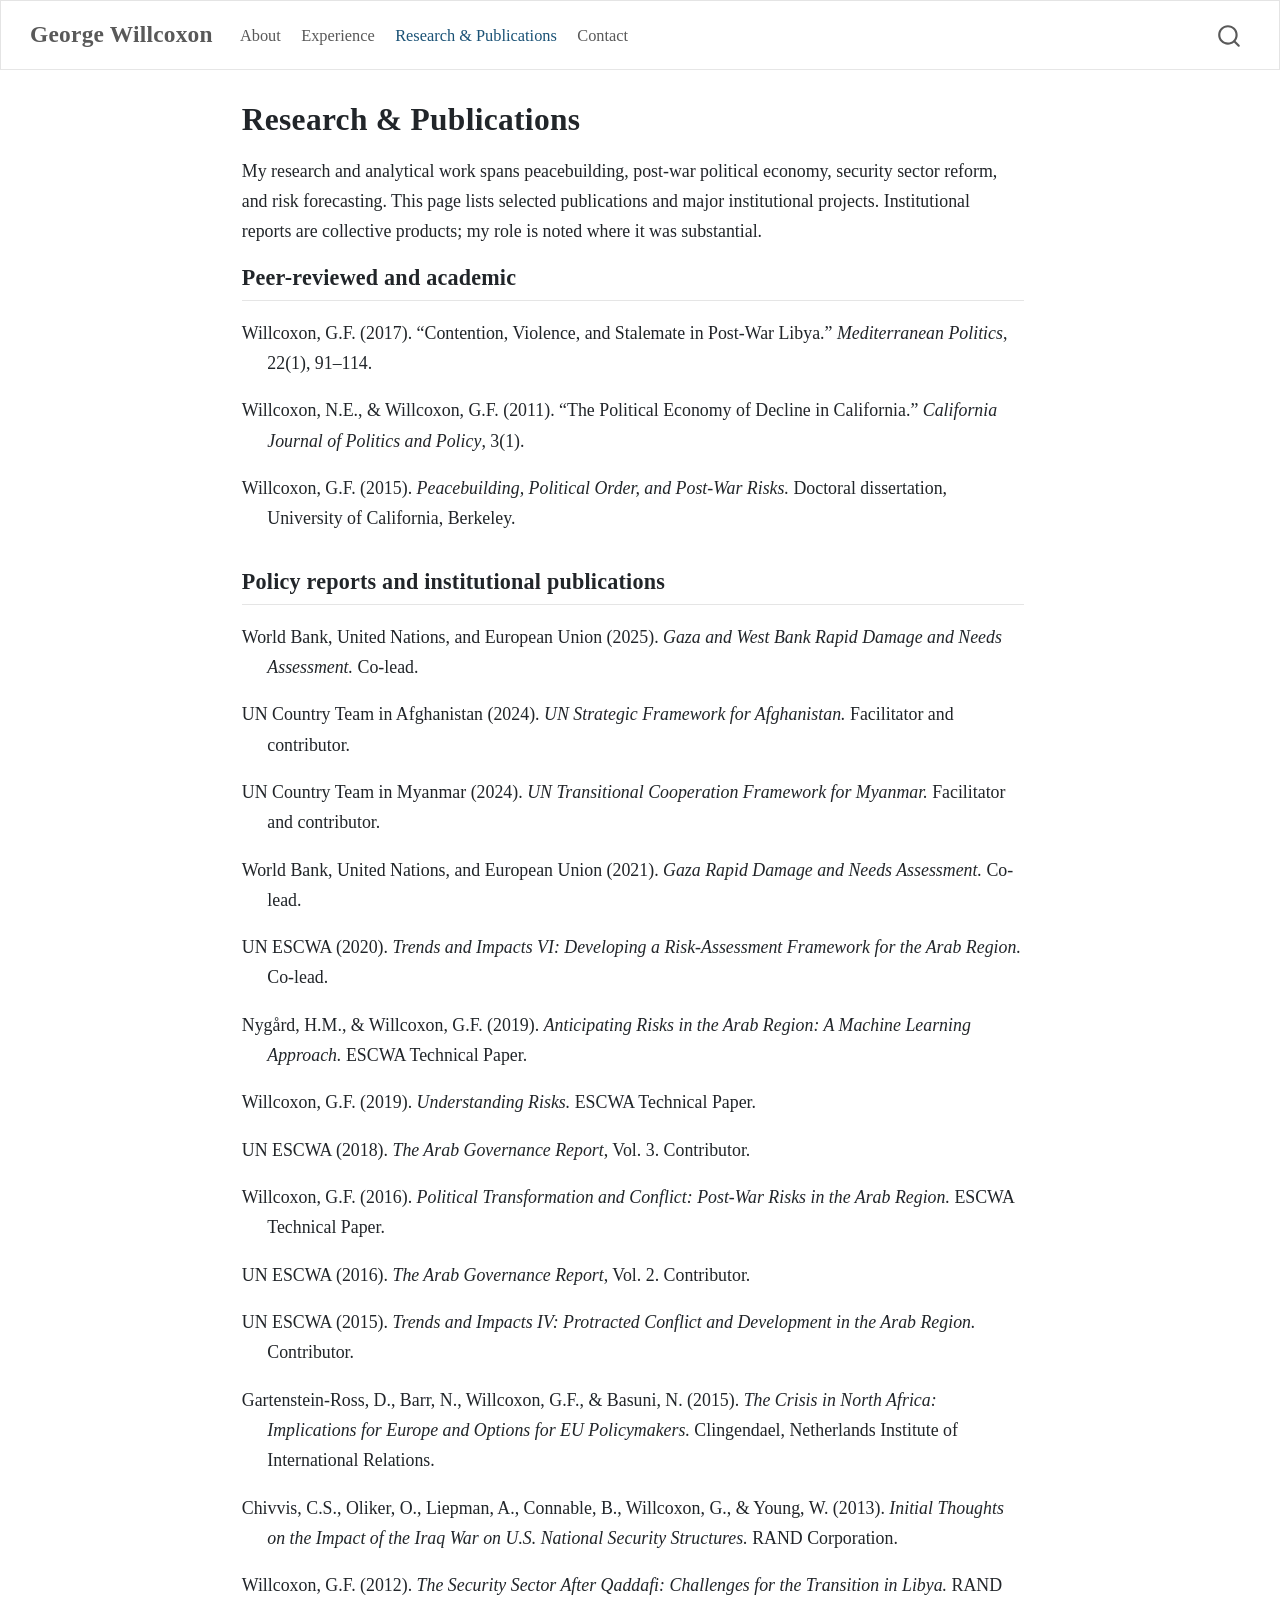
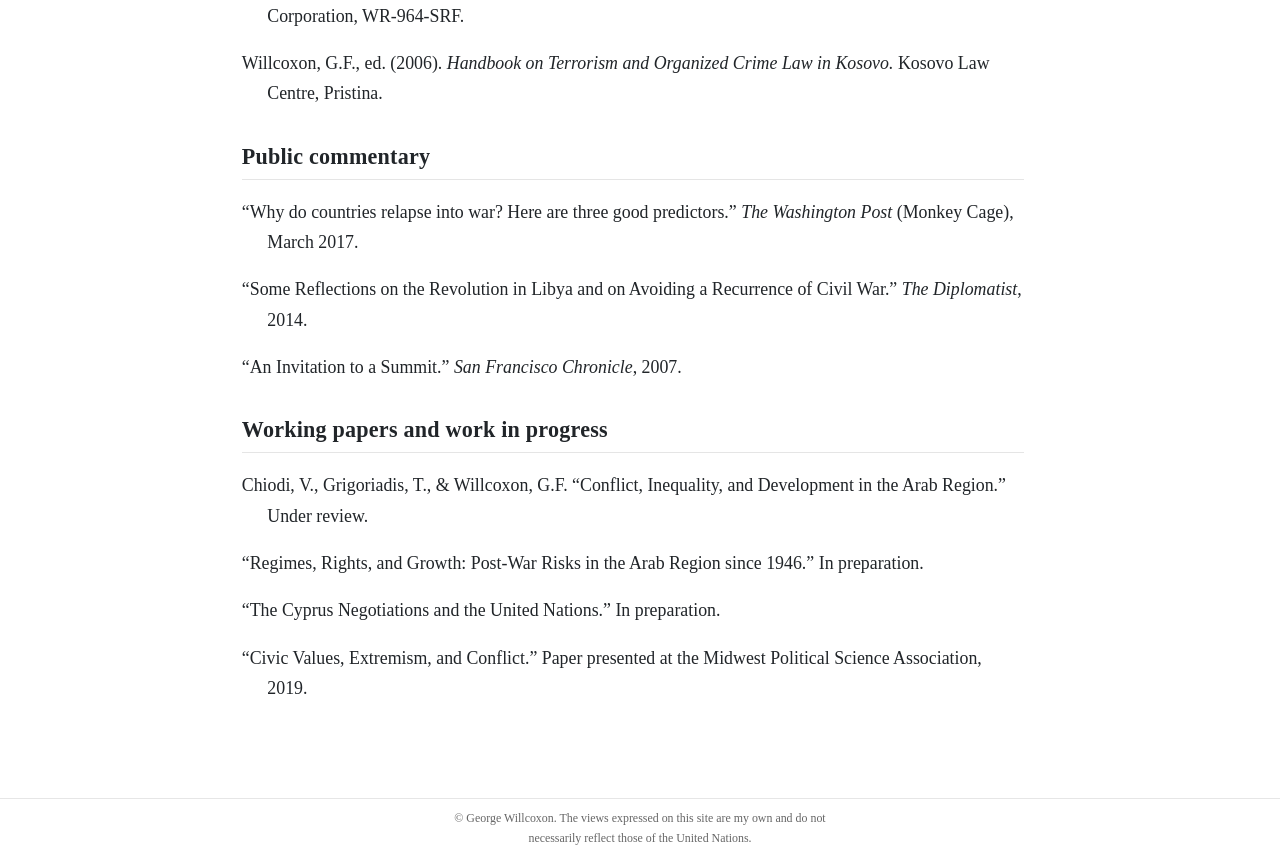
<file: docs/publications.html>
<!DOCTYPE html>
<html xmlns="http://www.w3.org/1999/xhtml" lang="en" xml:lang="en"><head>

<meta charset="utf-8">
<meta name="generator" content="quarto-1.6.42">

<meta name="viewport" content="width=device-width, initial-scale=1.0, user-scalable=yes">


<title>Research &amp; Publications – George Willcoxon</title>
<style>
code{white-space: pre-wrap;}
span.smallcaps{font-variant: small-caps;}
div.columns{display: flex; gap: min(4vw, 1.5em);}
div.column{flex: auto; overflow-x: auto;}
div.hanging-indent{margin-left: 1.5em; text-indent: -1.5em;}
ul.task-list{list-style: none;}
ul.task-list li input[type="checkbox"] {
  width: 0.8em;
  margin: 0 0.8em 0.2em -1em; /* quarto-specific, see https://github.com/quarto-dev/quarto-cli/issues/4556 */ 
  vertical-align: middle;
}
</style>


<script src="site_libs/quarto-nav/quarto-nav.js"></script>
<script src="site_libs/clipboard/clipboard.min.js"></script>
<script src="site_libs/quarto-search/autocomplete.umd.js"></script>
<script src="site_libs/quarto-search/fuse.min.js"></script>
<script src="site_libs/quarto-search/quarto-search.js"></script>
<meta name="quarto:offset" content="./">
<script src="site_libs/quarto-html/quarto.js"></script>
<script src="site_libs/quarto-html/popper.min.js"></script>
<script src="site_libs/quarto-html/tippy.umd.min.js"></script>
<script src="site_libs/quarto-html/anchor.min.js"></script>
<link href="site_libs/quarto-html/tippy.css" rel="stylesheet">
<link href="site_libs/quarto-html/quarto-syntax-highlighting-2f5df379a58b258e96c21c0638c20c03.css" rel="stylesheet" id="quarto-text-highlighting-styles">
<script src="site_libs/bootstrap/bootstrap.min.js"></script>
<link href="site_libs/bootstrap/bootstrap-icons.css" rel="stylesheet">
<link href="site_libs/bootstrap/bootstrap-7b6006909e897910fd7bdee6a99af9c0.min.css" rel="stylesheet" append-hash="true" id="quarto-bootstrap" data-mode="light">
<script id="quarto-search-options" type="application/json">{
  "location": "navbar",
  "copy-button": false,
  "collapse-after": 3,
  "panel-placement": "end",
  "type": "overlay",
  "limit": 50,
  "keyboard-shortcut": [
    "f",
    "/",
    "s"
  ],
  "show-item-context": false,
  "language": {
    "search-no-results-text": "No results",
    "search-matching-documents-text": "matching documents",
    "search-copy-link-title": "Copy link to search",
    "search-hide-matches-text": "Hide additional matches",
    "search-more-match-text": "more match in this document",
    "search-more-matches-text": "more matches in this document",
    "search-clear-button-title": "Clear",
    "search-text-placeholder": "",
    "search-detached-cancel-button-title": "Cancel",
    "search-submit-button-title": "Submit",
    "search-label": "Search"
  }
}</script>
<meta name="author" content="George Willcoxon">


</head>

<body class="nav-fixed fullcontent">

<div id="quarto-search-results"></div>
  <header id="quarto-header" class="headroom fixed-top">
    <nav class="navbar navbar-expand-lg " data-bs-theme="dark">
      <div class="navbar-container container-fluid">
      <div class="navbar-brand-container mx-auto">
    <a class="navbar-brand" href="./index.html">
    <span class="navbar-title">George Willcoxon</span>
    </a>
  </div>
            <div id="quarto-search" class="" title="Search"></div>
          <button class="navbar-toggler" type="button" data-bs-toggle="collapse" data-bs-target="#navbarCollapse" aria-controls="navbarCollapse" role="menu" aria-expanded="false" aria-label="Toggle navigation" onclick="if (window.quartoToggleHeadroom) { window.quartoToggleHeadroom(); }">
  <span class="navbar-toggler-icon"></span>
</button>
          <div class="collapse navbar-collapse" id="navbarCollapse">
            <ul class="navbar-nav navbar-nav-scroll me-auto">
  <li class="nav-item">
    <a class="nav-link" href="./about.html"> 
<span class="menu-text">About</span></a>
  </li>  
  <li class="nav-item">
    <a class="nav-link" href="./experience.html"> 
<span class="menu-text">Experience</span></a>
  </li>  
  <li class="nav-item">
    <a class="nav-link active" href="./publications.html" aria-current="page"> 
<span class="menu-text">Research &amp; Publications</span></a>
  </li>  
  <li class="nav-item">
    <a class="nav-link" href="./contact.html"> 
<span class="menu-text">Contact</span></a>
  </li>  
</ul>
          </div> <!-- /navcollapse -->
            <div class="quarto-navbar-tools">
</div>
      </div> <!-- /container-fluid -->
    </nav>
</header>
<!-- content -->
<div id="quarto-content" class="quarto-container page-columns page-rows-contents page-layout-article page-navbar">
<!-- sidebar -->
<!-- margin-sidebar -->
    
<!-- main -->
<main class="content" id="quarto-document-content">

<header id="title-block-header" class="quarto-title-block default">
<div class="quarto-title">
<h1 class="title">Research &amp; Publications</h1>
</div>



<div class="quarto-title-meta">

    
  
    
  </div>
  


</header>


<p>My research and analytical work spans peacebuilding, post-war political economy, security sector reform, and risk forecasting. This page lists selected publications and major institutional projects. Institutional reports are collective products; my role is noted where it was substantial.</p>
<section id="peer-reviewed-and-academic" class="level2">
<h2 class="anchored" data-anchor-id="peer-reviewed-and-academic">Peer-reviewed and academic</h2>
<div class="pub-entry">
<p>Willcoxon, G.F. (2017). “Contention, Violence, and Stalemate in Post-War Libya.” <em>Mediterranean Politics</em>, 22(1), 91–114.</p>
</div>
<div class="pub-entry">
<p>Willcoxon, N.E., &amp; Willcoxon, G.F. (2011). “The Political Economy of Decline in California.” <em>California Journal of Politics and Policy</em>, 3(1).</p>
</div>
<div class="pub-entry">
<p>Willcoxon, G.F. (2015). <em>Peacebuilding, Political Order, and Post-War Risks.</em> Doctoral dissertation, University of California, Berkeley.</p>
</div>
</section>
<section id="policy-reports-and-institutional-publications" class="level2">
<h2 class="anchored" data-anchor-id="policy-reports-and-institutional-publications">Policy reports and institutional publications</h2>
<div class="pub-entry">
<p>World Bank, United Nations, and European Union (2025). <em>Gaza and West Bank Rapid Damage and Needs Assessment.</em> Co-lead.</p>
</div>
<div class="pub-entry">
<p>UN Country Team in Afghanistan (2024). <em>UN Strategic Framework for Afghanistan.</em> Facilitator and contributor.</p>
</div>
<div class="pub-entry">
<p>UN Country Team in Myanmar (2024). <em>UN Transitional Cooperation Framework for Myanmar.</em> Facilitator and contributor.</p>
</div>
<div class="pub-entry">
<p>World Bank, United Nations, and European Union (2021). <em>Gaza Rapid Damage and Needs Assessment.</em> Co-lead.</p>
</div>
<div class="pub-entry">
<p>UN ESCWA (2020). <em>Trends and Impacts VI: Developing a Risk-Assessment Framework for the Arab Region.</em> Co-lead.</p>
</div>
<div class="pub-entry">
<p>Nygård, H.M., &amp; Willcoxon, G.F. (2019). <em>Anticipating Risks in the Arab Region: A Machine Learning Approach.</em> ESCWA Technical Paper.</p>
</div>
<div class="pub-entry">
<p>Willcoxon, G.F. (2019). <em>Understanding Risks.</em> ESCWA Technical Paper.</p>
</div>
<div class="pub-entry">
<p>UN ESCWA (2018). <em>The Arab Governance Report</em>, Vol. 3. Contributor.</p>
</div>
<div class="pub-entry">
<p>Willcoxon, G.F. (2016). <em>Political Transformation and Conflict: Post-War Risks in the Arab Region.</em> ESCWA Technical Paper.</p>
</div>
<div class="pub-entry">
<p>UN ESCWA (2016). <em>The Arab Governance Report</em>, Vol. 2. Contributor.</p>
</div>
<div class="pub-entry">
<p>UN ESCWA (2015). <em>Trends and Impacts IV: Protracted Conflict and Development in the Arab Region.</em> Contributor.</p>
</div>
<div class="pub-entry">
<p>Gartenstein-Ross, D., Barr, N., Willcoxon, G.F., &amp; Basuni, N. (2015). <em>The Crisis in North Africa: Implications for Europe and Options for EU Policymakers.</em> Clingendael, Netherlands Institute of International Relations.</p>
</div>
<div class="pub-entry">
<p>Chivvis, C.S., Oliker, O., Liepman, A., Connable, B., Willcoxon, G., &amp; Young, W. (2013). <em>Initial Thoughts on the Impact of the Iraq War on U.S. National Security Structures.</em> RAND Corporation.</p>
</div>
<div class="pub-entry">
<p>Willcoxon, G.F. (2012). <em>The Security Sector After Qaddafi: Challenges for the Transition in Libya.</em> RAND Corporation, WR-964-SRF.</p>
</div>
<div class="pub-entry">
<p>Willcoxon, G.F., ed.&nbsp;(2006). <em>Handbook on Terrorism and Organized Crime Law in Kosovo.</em> Kosovo Law Centre, Pristina.</p>
</div>
</section>
<section id="public-commentary" class="level2">
<h2 class="anchored" data-anchor-id="public-commentary">Public commentary</h2>
<div class="pub-entry">
<p>“Why do countries relapse into war? Here are three good predictors.” <em>The Washington Post</em> (Monkey Cage), March 2017.</p>
</div>
<div class="pub-entry">
<p>“Some Reflections on the Revolution in Libya and on Avoiding a Recurrence of Civil War.” <em>The Diplomatist</em>, 2014.</p>
</div>
<div class="pub-entry">
<p>“An Invitation to a Summit.” <em>San Francisco Chronicle</em>, 2007.</p>
</div>
</section>
<section id="working-papers-and-work-in-progress" class="level2">
<h2 class="anchored" data-anchor-id="working-papers-and-work-in-progress">Working papers and work in progress</h2>
<div class="pub-entry">
<p>Chiodi, V., Grigoriadis, T., &amp; Willcoxon, G.F. “Conflict, Inequality, and Development in the Arab Region.” Under review.</p>
</div>
<div class="pub-entry">
<p>“Regimes, Rights, and Growth: Post-War Risks in the Arab Region since 1946.” In preparation.</p>
</div>
<div class="pub-entry">
<p>“The Cyprus Negotiations and the United Nations.” In preparation.</p>
</div>
<div class="pub-entry">
<p>“Civic Values, Extremism, and Conflict.” Paper presented at the Midwest Political Science Association, 2019.</p>
</div>


</section>

</main> <!-- /main -->
<script id="quarto-html-after-body" type="application/javascript">
window.document.addEventListener("DOMContentLoaded", function (event) {
  const toggleBodyColorMode = (bsSheetEl) => {
    const mode = bsSheetEl.getAttribute("data-mode");
    const bodyEl = window.document.querySelector("body");
    if (mode === "dark") {
      bodyEl.classList.add("quarto-dark");
      bodyEl.classList.remove("quarto-light");
    } else {
      bodyEl.classList.add("quarto-light");
      bodyEl.classList.remove("quarto-dark");
    }
  }
  const toggleBodyColorPrimary = () => {
    const bsSheetEl = window.document.querySelector("link#quarto-bootstrap");
    if (bsSheetEl) {
      toggleBodyColorMode(bsSheetEl);
    }
  }
  toggleBodyColorPrimary();  
  const icon = "";
  const anchorJS = new window.AnchorJS();
  anchorJS.options = {
    placement: 'right',
    icon: icon
  };
  anchorJS.add('.anchored');
  const isCodeAnnotation = (el) => {
    for (const clz of el.classList) {
      if (clz.startsWith('code-annotation-')) {                     
        return true;
      }
    }
    return false;
  }
  const onCopySuccess = function(e) {
    // button target
    const button = e.trigger;
    // don't keep focus
    button.blur();
    // flash "checked"
    button.classList.add('code-copy-button-checked');
    var currentTitle = button.getAttribute("title");
    button.setAttribute("title", "Copied!");
    let tooltip;
    if (window.bootstrap) {
      button.setAttribute("data-bs-toggle", "tooltip");
      button.setAttribute("data-bs-placement", "left");
      button.setAttribute("data-bs-title", "Copied!");
      tooltip = new bootstrap.Tooltip(button, 
        { trigger: "manual", 
          customClass: "code-copy-button-tooltip",
          offset: [0, -8]});
      tooltip.show();    
    }
    setTimeout(function() {
      if (tooltip) {
        tooltip.hide();
        button.removeAttribute("data-bs-title");
        button.removeAttribute("data-bs-toggle");
        button.removeAttribute("data-bs-placement");
      }
      button.setAttribute("title", currentTitle);
      button.classList.remove('code-copy-button-checked');
    }, 1000);
    // clear code selection
    e.clearSelection();
  }
  const getTextToCopy = function(trigger) {
      const codeEl = trigger.previousElementSibling.cloneNode(true);
      for (const childEl of codeEl.children) {
        if (isCodeAnnotation(childEl)) {
          childEl.remove();
        }
      }
      return codeEl.innerText;
  }
  const clipboard = new window.ClipboardJS('.code-copy-button:not([data-in-quarto-modal])', {
    text: getTextToCopy
  });
  clipboard.on('success', onCopySuccess);
  if (window.document.getElementById('quarto-embedded-source-code-modal')) {
    const clipboardModal = new window.ClipboardJS('.code-copy-button[data-in-quarto-modal]', {
      text: getTextToCopy,
      container: window.document.getElementById('quarto-embedded-source-code-modal')
    });
    clipboardModal.on('success', onCopySuccess);
  }
    var localhostRegex = new RegExp(/^(?:http|https):\/\/localhost\:?[0-9]*\//);
    var mailtoRegex = new RegExp(/^mailto:/);
      var filterRegex = new RegExp("https:\/\/georgewillcoxon\.com");
    var isInternal = (href) => {
        return filterRegex.test(href) || localhostRegex.test(href) || mailtoRegex.test(href);
    }
    // Inspect non-navigation links and adorn them if external
 	var links = window.document.querySelectorAll('a[href]:not(.nav-link):not(.navbar-brand):not(.toc-action):not(.sidebar-link):not(.sidebar-item-toggle):not(.pagination-link):not(.no-external):not([aria-hidden]):not(.dropdown-item):not(.quarto-navigation-tool):not(.about-link)');
    for (var i=0; i<links.length; i++) {
      const link = links[i];
      if (!isInternal(link.href)) {
        // undo the damage that might have been done by quarto-nav.js in the case of
        // links that we want to consider external
        if (link.dataset.originalHref !== undefined) {
          link.href = link.dataset.originalHref;
        }
          // target, if specified
          link.setAttribute("target", "_blank");
          if (link.getAttribute("rel") === null) {
            link.setAttribute("rel", "noopener");
          }
      }
    }
  function tippyHover(el, contentFn, onTriggerFn, onUntriggerFn) {
    const config = {
      allowHTML: true,
      maxWidth: 500,
      delay: 100,
      arrow: false,
      appendTo: function(el) {
          return el.parentElement;
      },
      interactive: true,
      interactiveBorder: 10,
      theme: 'quarto',
      placement: 'bottom-start',
    };
    if (contentFn) {
      config.content = contentFn;
    }
    if (onTriggerFn) {
      config.onTrigger = onTriggerFn;
    }
    if (onUntriggerFn) {
      config.onUntrigger = onUntriggerFn;
    }
    window.tippy(el, config); 
  }
  const noterefs = window.document.querySelectorAll('a[role="doc-noteref"]');
  for (var i=0; i<noterefs.length; i++) {
    const ref = noterefs[i];
    tippyHover(ref, function() {
      // use id or data attribute instead here
      let href = ref.getAttribute('data-footnote-href') || ref.getAttribute('href');
      try { href = new URL(href).hash; } catch {}
      const id = href.replace(/^#\/?/, "");
      const note = window.document.getElementById(id);
      if (note) {
        return note.innerHTML;
      } else {
        return "";
      }
    });
  }
  const xrefs = window.document.querySelectorAll('a.quarto-xref');
  const processXRef = (id, note) => {
    // Strip column container classes
    const stripColumnClz = (el) => {
      el.classList.remove("page-full", "page-columns");
      if (el.children) {
        for (const child of el.children) {
          stripColumnClz(child);
        }
      }
    }
    stripColumnClz(note)
    if (id === null || id.startsWith('sec-')) {
      // Special case sections, only their first couple elements
      const container = document.createElement("div");
      if (note.children && note.children.length > 2) {
        container.appendChild(note.children[0].cloneNode(true));
        for (let i = 1; i < note.children.length; i++) {
          const child = note.children[i];
          if (child.tagName === "P" && child.innerText === "") {
            continue;
          } else {
            container.appendChild(child.cloneNode(true));
            break;
          }
        }
        if (window.Quarto?.typesetMath) {
          window.Quarto.typesetMath(container);
        }
        return container.innerHTML
      } else {
        if (window.Quarto?.typesetMath) {
          window.Quarto.typesetMath(note);
        }
        return note.innerHTML;
      }
    } else {
      // Remove any anchor links if they are present
      const anchorLink = note.querySelector('a.anchorjs-link');
      if (anchorLink) {
        anchorLink.remove();
      }
      if (window.Quarto?.typesetMath) {
        window.Quarto.typesetMath(note);
      }
      if (note.classList.contains("callout")) {
        return note.outerHTML;
      } else {
        return note.innerHTML;
      }
    }
  }
  for (var i=0; i<xrefs.length; i++) {
    const xref = xrefs[i];
    tippyHover(xref, undefined, function(instance) {
      instance.disable();
      let url = xref.getAttribute('href');
      let hash = undefined; 
      if (url.startsWith('#')) {
        hash = url;
      } else {
        try { hash = new URL(url).hash; } catch {}
      }
      if (hash) {
        const id = hash.replace(/^#\/?/, "");
        const note = window.document.getElementById(id);
        if (note !== null) {
          try {
            const html = processXRef(id, note.cloneNode(true));
            instance.setContent(html);
          } finally {
            instance.enable();
            instance.show();
          }
        } else {
          // See if we can fetch this
          fetch(url.split('#')[0])
          .then(res => res.text())
          .then(html => {
            const parser = new DOMParser();
            const htmlDoc = parser.parseFromString(html, "text/html");
            const note = htmlDoc.getElementById(id);
            if (note !== null) {
              const html = processXRef(id, note);
              instance.setContent(html);
            } 
          }).finally(() => {
            instance.enable();
            instance.show();
          });
        }
      } else {
        // See if we can fetch a full url (with no hash to target)
        // This is a special case and we should probably do some content thinning / targeting
        fetch(url)
        .then(res => res.text())
        .then(html => {
          const parser = new DOMParser();
          const htmlDoc = parser.parseFromString(html, "text/html");
          const note = htmlDoc.querySelector('main.content');
          if (note !== null) {
            // This should only happen for chapter cross references
            // (since there is no id in the URL)
            // remove the first header
            if (note.children.length > 0 && note.children[0].tagName === "HEADER") {
              note.children[0].remove();
            }
            const html = processXRef(null, note);
            instance.setContent(html);
          } 
        }).finally(() => {
          instance.enable();
          instance.show();
        });
      }
    }, function(instance) {
    });
  }
      let selectedAnnoteEl;
      const selectorForAnnotation = ( cell, annotation) => {
        let cellAttr = 'data-code-cell="' + cell + '"';
        let lineAttr = 'data-code-annotation="' +  annotation + '"';
        const selector = 'span[' + cellAttr + '][' + lineAttr + ']';
        return selector;
      }
      const selectCodeLines = (annoteEl) => {
        const doc = window.document;
        const targetCell = annoteEl.getAttribute("data-target-cell");
        const targetAnnotation = annoteEl.getAttribute("data-target-annotation");
        const annoteSpan = window.document.querySelector(selectorForAnnotation(targetCell, targetAnnotation));
        const lines = annoteSpan.getAttribute("data-code-lines").split(",");
        const lineIds = lines.map((line) => {
          return targetCell + "-" + line;
        })
        let top = null;
        let height = null;
        let parent = null;
        if (lineIds.length > 0) {
            //compute the position of the single el (top and bottom and make a div)
            const el = window.document.getElementById(lineIds[0]);
            top = el.offsetTop;
            height = el.offsetHeight;
            parent = el.parentElement.parentElement;
          if (lineIds.length > 1) {
            const lastEl = window.document.getElementById(lineIds[lineIds.length - 1]);
            const bottom = lastEl.offsetTop + lastEl.offsetHeight;
            height = bottom - top;
          }
          if (top !== null && height !== null && parent !== null) {
            // cook up a div (if necessary) and position it 
            let div = window.document.getElementById("code-annotation-line-highlight");
            if (div === null) {
              div = window.document.createElement("div");
              div.setAttribute("id", "code-annotation-line-highlight");
              div.style.position = 'absolute';
              parent.appendChild(div);
            }
            div.style.top = top - 2 + "px";
            div.style.height = height + 4 + "px";
            div.style.left = 0;
            let gutterDiv = window.document.getElementById("code-annotation-line-highlight-gutter");
            if (gutterDiv === null) {
              gutterDiv = window.document.createElement("div");
              gutterDiv.setAttribute("id", "code-annotation-line-highlight-gutter");
              gutterDiv.style.position = 'absolute';
              const codeCell = window.document.getElementById(targetCell);
              const gutter = codeCell.querySelector('.code-annotation-gutter');
              gutter.appendChild(gutterDiv);
            }
            gutterDiv.style.top = top - 2 + "px";
            gutterDiv.style.height = height + 4 + "px";
          }
          selectedAnnoteEl = annoteEl;
        }
      };
      const unselectCodeLines = () => {
        const elementsIds = ["code-annotation-line-highlight", "code-annotation-line-highlight-gutter"];
        elementsIds.forEach((elId) => {
          const div = window.document.getElementById(elId);
          if (div) {
            div.remove();
          }
        });
        selectedAnnoteEl = undefined;
      };
        // Handle positioning of the toggle
    window.addEventListener(
      "resize",
      throttle(() => {
        elRect = undefined;
        if (selectedAnnoteEl) {
          selectCodeLines(selectedAnnoteEl);
        }
      }, 10)
    );
    function throttle(fn, ms) {
    let throttle = false;
    let timer;
      return (...args) => {
        if(!throttle) { // first call gets through
            fn.apply(this, args);
            throttle = true;
        } else { // all the others get throttled
            if(timer) clearTimeout(timer); // cancel #2
            timer = setTimeout(() => {
              fn.apply(this, args);
              timer = throttle = false;
            }, ms);
        }
      };
    }
      // Attach click handler to the DT
      const annoteDls = window.document.querySelectorAll('dt[data-target-cell]');
      for (const annoteDlNode of annoteDls) {
        annoteDlNode.addEventListener('click', (event) => {
          const clickedEl = event.target;
          if (clickedEl !== selectedAnnoteEl) {
            unselectCodeLines();
            const activeEl = window.document.querySelector('dt[data-target-cell].code-annotation-active');
            if (activeEl) {
              activeEl.classList.remove('code-annotation-active');
            }
            selectCodeLines(clickedEl);
            clickedEl.classList.add('code-annotation-active');
          } else {
            // Unselect the line
            unselectCodeLines();
            clickedEl.classList.remove('code-annotation-active');
          }
        });
      }
  const findCites = (el) => {
    const parentEl = el.parentElement;
    if (parentEl) {
      const cites = parentEl.dataset.cites;
      if (cites) {
        return {
          el,
          cites: cites.split(' ')
        };
      } else {
        return findCites(el.parentElement)
      }
    } else {
      return undefined;
    }
  };
  var bibliorefs = window.document.querySelectorAll('a[role="doc-biblioref"]');
  for (var i=0; i<bibliorefs.length; i++) {
    const ref = bibliorefs[i];
    const citeInfo = findCites(ref);
    if (citeInfo) {
      tippyHover(citeInfo.el, function() {
        var popup = window.document.createElement('div');
        citeInfo.cites.forEach(function(cite) {
          var citeDiv = window.document.createElement('div');
          citeDiv.classList.add('hanging-indent');
          citeDiv.classList.add('csl-entry');
          var biblioDiv = window.document.getElementById('ref-' + cite);
          if (biblioDiv) {
            citeDiv.innerHTML = biblioDiv.innerHTML;
          }
          popup.appendChild(citeDiv);
        });
        return popup.innerHTML;
      });
    }
  }
});
</script>
</div> <!-- /content -->
<footer class="footer">
  <div class="nav-footer">
    <div class="nav-footer-left">
      &nbsp;
    </div>   
    <div class="nav-footer-center">
<p>© George Willcoxon. The views expressed on this site are my own and do not necessarily reflect those of the United Nations.</p>
</div>
    <div class="nav-footer-right">
      &nbsp;
    </div>
  </div>
</footer>




</body></html>
</file>
<file: docs/site_libs/quarto-html/tippy.css>
.tippy-box[data-animation=fade][data-state=hidden]{opacity:0}[data-tippy-root]{max-width:calc(100vw - 10px)}.tippy-box{position:relative;background-color:#333;color:#fff;border-radius:4px;font-size:14px;line-height:1.4;white-space:normal;outline:0;transition-property:transform,visibility,opacity}.tippy-box[data-placement^=top]>.tippy-arrow{bottom:0}.tippy-box[data-placement^=top]>.tippy-arrow:before{bottom:-7px;left:0;border-width:8px 8px 0;border-top-color:initial;transform-origin:center top}.tippy-box[data-placement^=bottom]>.tippy-arrow{top:0}.tippy-box[data-placement^=bottom]>.tippy-arrow:before{top:-7px;left:0;border-width:0 8px 8px;border-bottom-color:initial;transform-origin:center bottom}.tippy-box[data-placement^=left]>.tippy-arrow{right:0}.tippy-box[data-placement^=left]>.tippy-arrow:before{border-width:8px 0 8px 8px;border-left-color:initial;right:-7px;transform-origin:center left}.tippy-box[data-placement^=right]>.tippy-arrow{left:0}.tippy-box[data-placement^=right]>.tippy-arrow:before{left:-7px;border-width:8px 8px 8px 0;border-right-color:initial;transform-origin:center right}.tippy-box[data-inertia][data-state=visible]{transition-timing-function:cubic-bezier(.54,1.5,.38,1.11)}.tippy-arrow{width:16px;height:16px;color:#333}.tippy-arrow:before{content:"";position:absolute;border-color:transparent;border-style:solid}.tippy-content{position:relative;padding:5px 9px;z-index:1}
</file>
<file: docs/site_libs/quarto-html/quarto-syntax-highlighting-2f5df379a58b258e96c21c0638c20c03.css>
/* quarto syntax highlight colors */
:root {
  --quarto-hl-ot-color: #003B4F;
  --quarto-hl-at-color: #657422;
  --quarto-hl-ss-color: #20794D;
  --quarto-hl-an-color: #5E5E5E;
  --quarto-hl-fu-color: #4758AB;
  --quarto-hl-st-color: #20794D;
  --quarto-hl-cf-color: #003B4F;
  --quarto-hl-op-color: #5E5E5E;
  --quarto-hl-er-color: #AD0000;
  --quarto-hl-bn-color: #AD0000;
  --quarto-hl-al-color: #AD0000;
  --quarto-hl-va-color: #111111;
  --quarto-hl-bu-color: inherit;
  --quarto-hl-ex-color: inherit;
  --quarto-hl-pp-color: #AD0000;
  --quarto-hl-in-color: #5E5E5E;
  --quarto-hl-vs-color: #20794D;
  --quarto-hl-wa-color: #5E5E5E;
  --quarto-hl-do-color: #5E5E5E;
  --quarto-hl-im-color: #00769E;
  --quarto-hl-ch-color: #20794D;
  --quarto-hl-dt-color: #AD0000;
  --quarto-hl-fl-color: #AD0000;
  --quarto-hl-co-color: #5E5E5E;
  --quarto-hl-cv-color: #5E5E5E;
  --quarto-hl-cn-color: #8f5902;
  --quarto-hl-sc-color: #5E5E5E;
  --quarto-hl-dv-color: #AD0000;
  --quarto-hl-kw-color: #003B4F;
}

/* other quarto variables */
:root {
  --quarto-font-monospace: SFMono-Regular, Menlo, Monaco, Consolas, "Liberation Mono", "Courier New", monospace;
}

pre > code.sourceCode > span {
  color: #003B4F;
}

code span {
  color: #003B4F;
}

code.sourceCode > span {
  color: #003B4F;
}

div.sourceCode,
div.sourceCode pre.sourceCode {
  color: #003B4F;
}

code span.ot {
  color: #003B4F;
  font-style: inherit;
}

code span.at {
  color: #657422;
  font-style: inherit;
}

code span.ss {
  color: #20794D;
  font-style: inherit;
}

code span.an {
  color: #5E5E5E;
  font-style: inherit;
}

code span.fu {
  color: #4758AB;
  font-style: inherit;
}

code span.st {
  color: #20794D;
  font-style: inherit;
}

code span.cf {
  color: #003B4F;
  font-weight: bold;
  font-style: inherit;
}

code span.op {
  color: #5E5E5E;
  font-style: inherit;
}

code span.er {
  color: #AD0000;
  font-style: inherit;
}

code span.bn {
  color: #AD0000;
  font-style: inherit;
}

code span.al {
  color: #AD0000;
  font-style: inherit;
}

code span.va {
  color: #111111;
  font-style: inherit;
}

code span.bu {
  font-style: inherit;
}

code span.ex {
  font-style: inherit;
}

code span.pp {
  color: #AD0000;
  font-style: inherit;
}

code span.in {
  color: #5E5E5E;
  font-style: inherit;
}

code span.vs {
  color: #20794D;
  font-style: inherit;
}

code span.wa {
  color: #5E5E5E;
  font-style: italic;
}

code span.do {
  color: #5E5E5E;
  font-style: italic;
}

code span.im {
  color: #00769E;
  font-style: inherit;
}

code span.ch {
  color: #20794D;
  font-style: inherit;
}

code span.dt {
  color: #AD0000;
  font-style: inherit;
}

code span.fl {
  color: #AD0000;
  font-style: inherit;
}

code span.co {
  color: #5E5E5E;
  font-style: inherit;
}

code span.cv {
  color: #5E5E5E;
  font-style: italic;
}

code span.cn {
  color: #8f5902;
  font-style: inherit;
}

code span.sc {
  color: #5E5E5E;
  font-style: inherit;
}

code span.dv {
  color: #AD0000;
  font-style: inherit;
}

code span.kw {
  color: #003B4F;
  font-weight: bold;
  font-style: inherit;
}

.prevent-inlining {
  content: "</";
}

/*# sourceMappingURL=35eb38a806ee71ea6d2563be2308c832.css.map */
</file>
